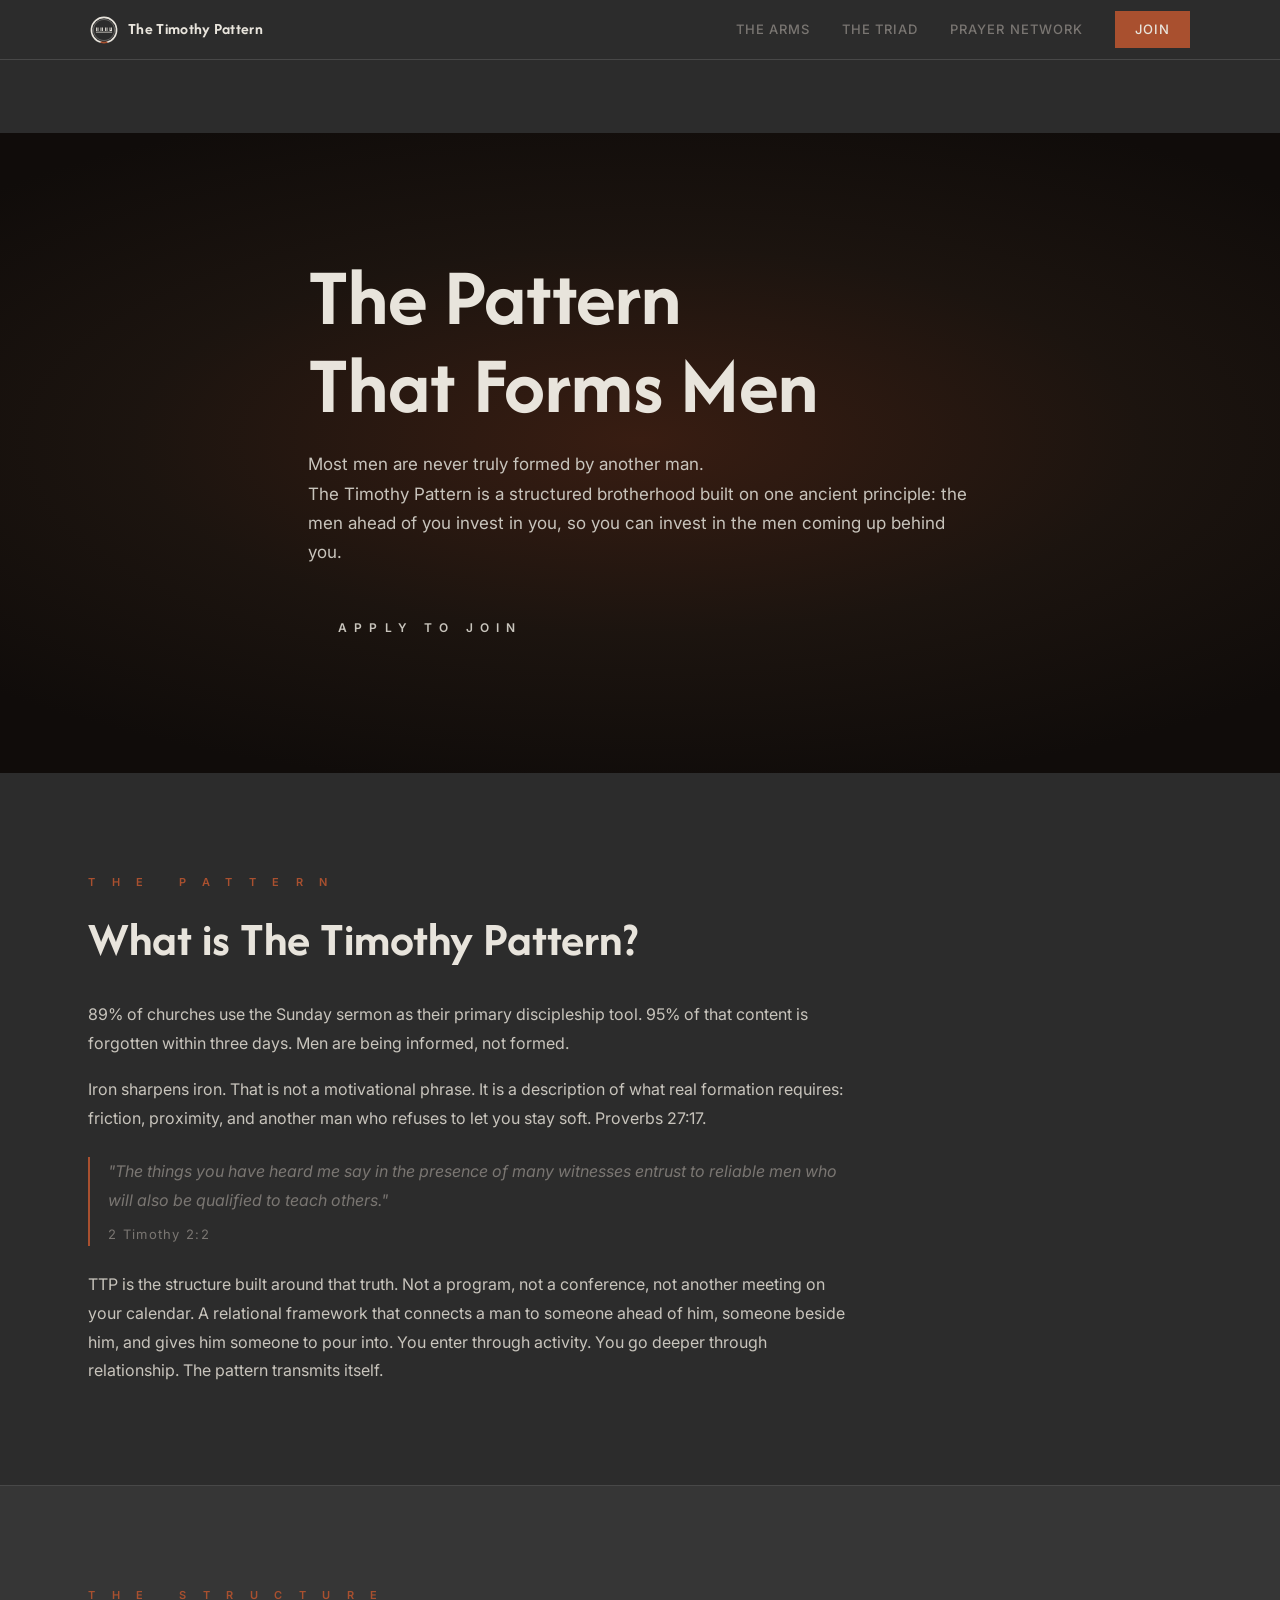
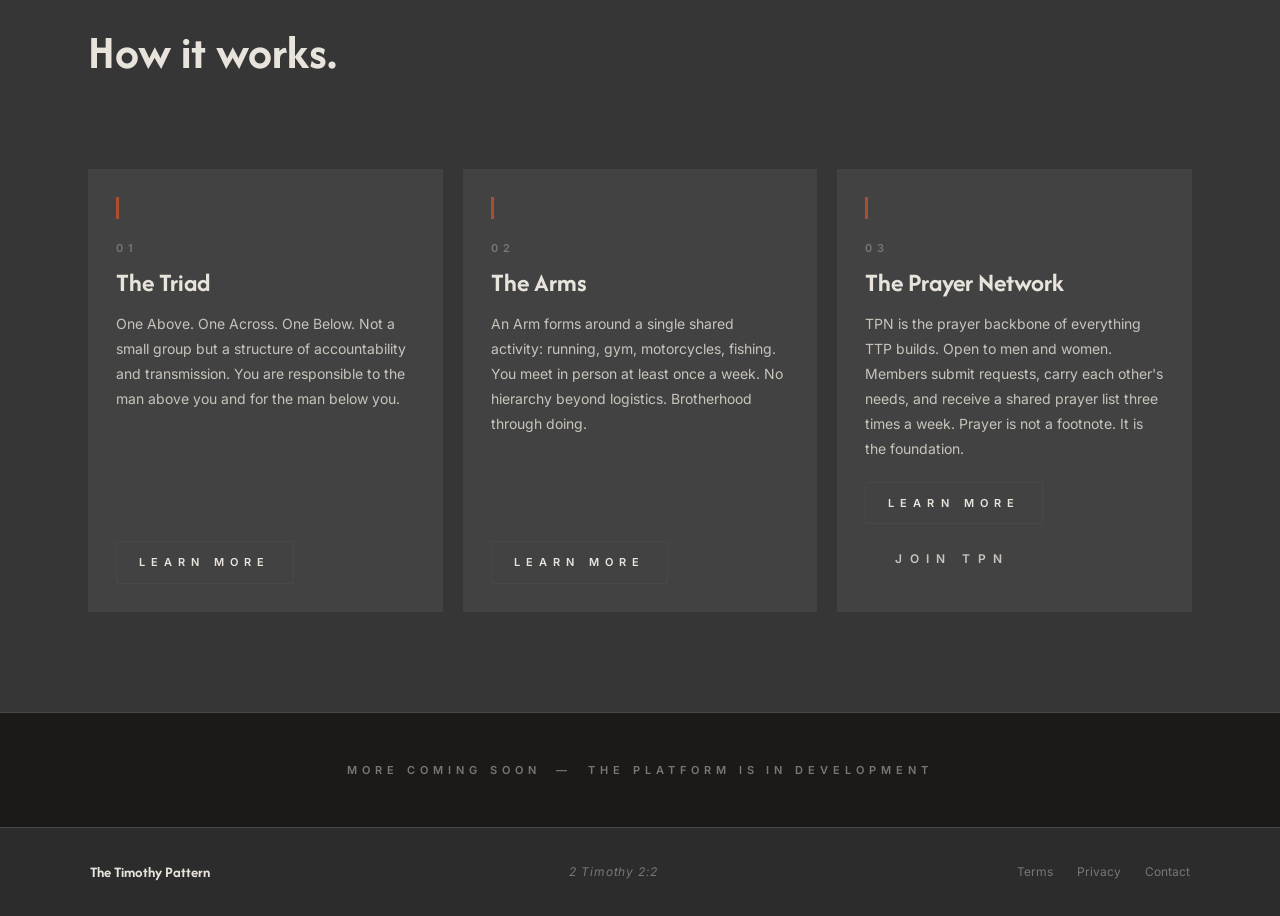
<file: index.html>
<!DOCTYPE html>
<html lang="en">
<head>
<meta charset="UTF-8">
  <link rel="icon" type="image/svg+xml" href="/favicon.svg">
  <link rel="icon" type="image/png" sizes="32x32" href="/favicon-32x32-dark.png" media="(prefers-color-scheme: dark)">
  <link rel="icon" type="image/png" sizes="32x32" href="/favicon-32x32-light.png" media="(prefers-color-scheme: light)">
  <meta name="viewport" content="width=device-width, initial-scale=1.0">
<title>The Timothy Pattern</title>
<link rel="stylesheet" href="/css/components.css">
  <link rel="preconnect" href="https://fonts.googleapis.com">
<link rel="preconnect" href="https://fonts.gstatic.com" crossorigin>
<link rel="stylesheet" href="https://fonts.googleapis.com/css2?family=Afacad+Flux:wght@400;700;900&family=Inter:wght@400;500;600&display=swap">
<style>
/* ── TOKENS ── */
:root {
  /* ── var aliases so shared components work on homepage ── */
  --fg: var(--bone);
  --fg-muted: var(--muted);
  --accent: var(--brick);
  --accent-h: #C4663D;
  --fd: 'Afacad Flux', sans-serif;
  --fb: 'Inter', -apple-system, sans-serif;

  --bg:       #2C2C2C;
  --deep:     #1C1A18;
  --card:     #363636;
  --elev:     #424242;
  --bone:     #E8E4DC;
  --brick:    #A9502F;
  --body-c:   #C8C4BC;
  --muted:    #7A7672;
  --border:   #484848;
  color-scheme: dark;
}

*, *::before, *::after { box-sizing: border-box; margin: 0; padding: 0; }

body {
  background: var(--bg);
  color: var(--body-c);
  font-family: 'Inter', system-ui, sans-serif;
  font-size: 15px;
  line-height: 1.65;
  -webkit-font-smoothing: antialiased;
}

a { color: inherit; text-decoration: none; }
img, svg { display: block; }

/* ── LAYOUT ── */
.wrap {
  max-width: 1200px;
  margin: 0 auto;
}
.row {
  padding-left:  48px;
  padding-right: 48px;
}

/* ── BUTTONS ── */
.btn {
  display: inline-block;
  font-family: 'Inter', sans-serif;
  font-size: 11px;
  font-weight: 600;
  letter-spacing: 0.55em;
  text-transform: uppercase;
  padding: 11px 22px;
  cursor: pointer;
  transition: opacity .2s;
}
.btn:hover { opacity: .82; }
.btn--brick,
.btn--brick-lg {
  font-size: 12px;
  letter-spacing: 0.6em;
  padding: 15px 30px;
}
.btn--outline {
  border: 1px solid var(--border);
  color: var(--bone);
}

/* ── NAVBAR ── */
.nav-rule { margin-top: 0; }

/* ── HERO ── */
.hero-spacer { height: 73px; }
.hero-band {
  min-height: 640px;
  display: flex;
  align-items: center;
  justify-content: center;
  background:
    radial-gradient(ellipse 72% 55% at 50% 48%, rgba(60, 30, 18, 0.9) 0%, rgba(28, 20, 15, 0.95) 55%, rgba(16, 12, 10, 1) 100%),
    linear-gradient(180deg, #131110 0%, #1a1512 100%);
}
.hero-inner {
  display: flex;
  flex-direction: column;
  align-items: flex-start;
  text-align: left;
  padding-block: 100px;
  gap: 0;
  max-width: 760px;
}
.hero-eyebrow {
  font-size: 11px;
  font-weight: 600;
  letter-spacing: 1.5em;
  text-transform: uppercase;
  color: var(--brick);
  margin-bottom: 22px;
}
.hero-h1 {
  font-family: 'Afacad Flux', sans-serif;
  font-size: clamp(52px, 8vw, 82px);
  font-weight: 700;
  line-height: 1.07;
  color: var(--bone);
  text-wrap: balance;
  margin-bottom: 22px;
}
.hero-sub {
  font-size: 17px;
  color: var(--body-c);
  line-height: 1.72;
  margin-bottom: 36px;
}

/* ── WHAT IS TTP ── */
.what-band { background: var(--bg); }
.what-inner {
  display: flex;
  flex-direction: column;
  align-items: flex-start;
  text-align: left;
  padding-block: 100px;
  gap: 0;
  max-width: 760px;
}
.section-label {
  font-size: 11px;
  font-weight: 600;
  letter-spacing: 1.5em;
  text-transform: uppercase;
  color: var(--brick);
  margin-bottom: 20px;
}
.section-h2 {
  font-family: 'Afacad Flux', sans-serif;
  font-size: clamp(32px, 5vw, 48px);
  font-weight: 700;
  line-height: 1.18;
  color: var(--bone);
  text-wrap: balance;
  margin-bottom: 32px;
}
.body-block {
  font-size: 16px;
  color: var(--body-c);
  line-height: 1.8;
  width: 100%;
}
.body-block p + p { margin-top: 18px; }
.body-block .scripture {
  font-style: italic;
  color: var(--muted);
  border-left: 2px solid var(--brick);
  padding-left: 18px;
  margin: 24px 0;
}
.body-block .scripture cite {
  display: block;
  font-style: normal;
  font-size: 13px;
  margin-top: 8px;
  letter-spacing: 0.1em;
}

/* ── HOW WE DO IT ── */
.how-band {
  background: var(--card);
  border-top: 1px solid var(--border);
  border-bottom: 1px solid var(--border);
}
.how-inner {
  display: flex;
  flex-direction: column;
  align-items: flex-start;
  text-align: left;
  padding-block: 100px;
  gap: 0;
}
.pillar-grid {
  display: grid;
  grid-template-columns: repeat(3, 1fr);
  gap: 20px;
  width: 100%;
  margin-top: 56px;
  text-align: left;
}
.pillar-card {
  background: var(--elev);
  padding: 28px;
  display: flex;
  flex-direction: column;
  gap: 0;
}
.pillar-accent {
  width: 3px;
  height: 22px;
  background: var(--brick);
  margin-bottom: 20px;
  flex-shrink: 0;
}
.pillar-num {
  font-size: 11px;
  font-weight: 600;
  letter-spacing: 0.45em;
  color: var(--muted);
  margin-bottom: 10px;
}
.pillar-title {
  font-family: 'Afacad Flux', sans-serif;
  font-size: 26px;
  font-weight: 700;
  color: var(--bone);
  line-height: 1.2;
  margin-bottom: 14px;
}
.pillar-body {
  font-size: 14px;
  color: var(--body-c);
  line-height: 1.78;
  flex: 1;
}
.pillar-actions {
  display: flex;
  gap: 10px;
  flex-wrap: wrap;
  margin-top: 20px;
}

/* ── FOOTER ── */

/* ── RESPONSIVE ── */
@media (max-width: 800px) {
  .row {
    padding-left:  20px;
    padding-right: 20px;
  }
  .nav-links .hide-mobile { display: none; }
  .hero-inner { padding-block: 60px; max-width: 100%; }
  .what-inner { padding-block: 60px; max-width: 100%; }
  .how-inner  { padding-block: 60px; }
  .hero-eyebrow { letter-spacing: 0.6em; }
  .hero-sub { font-size: 15px; }
  .pillar-grid { grid-template-columns: 1fr; margin-top: 36px; }
  .pillar-card { padding: 22px; }
  .btn--brick-lg { padding: 14px 24px; font-size: 11px; width: 100%; text-align: center; }
  .footer-inner { flex-direction: column; gap: 24px; }
  .footer-logo { flex-direction: row; }
}
</style>
</head>
<body>

<script src="/js/nav.js"></script>
<!-- HERO -->
<div class="hero-spacer"></div>
<section class="hero-band" id="hero">
  <div class="wrap row hero-inner">
    <h1 class="hero-h1">The Pattern<br>That Forms Men</h1>
    <p class="hero-sub">
      Most men are never truly formed by another man.<br>
      The Timothy Pattern is a structured brotherhood built on one ancient principle: the men ahead of you invest in you, so you can invest in the men coming up behind you.
    </p>
    <a href="https://tally.so/r/laBE15" target="_blank" rel="noopener noreferrer" class="btn btn--brick btn--brick-lg">Apply to Join</a>
  </div>
</section>

<div class="rule"></div>

<!-- WHAT IS TTP -->
<section class="what-band" id="about">
  <div class="wrap row">
    <div class="what-inner">
      <span class="section-label">The Pattern</span>
      <h2 class="section-h2">What is The Timothy Pattern?</h2>
      <div class="body-block">
        <p>89% of churches use the Sunday sermon as their primary discipleship tool. 95% of that content is forgotten within three days. Men are being informed, not formed.</p>
        <p>Iron sharpens iron. That is not a motivational phrase. It is a description of what real formation requires: friction, proximity, and another man who refuses to let you stay soft. Proverbs 27:17.</p>
        <blockquote class="scripture">
          "The things you have heard me say in the presence of many witnesses entrust to reliable men who will also be qualified to teach others."
          <cite>2 Timothy 2:2</cite>
        </blockquote>
        <p>TTP is the structure built around that truth. Not a program, not a conference, not another meeting on your calendar. A relational framework that connects a man to someone ahead of him, someone beside him, and gives him someone to pour into. You enter through activity. You go deeper through relationship. The pattern transmits itself.</p>
      </div>
    </div>
  </div>
</section>

<div class="rule"></div>

<!-- HOW WE DO IT -->
<section class="how-band" id="how">
  <div class="wrap row">
    <div class="how-inner">
      <span class="section-label">The Structure</span>
      <h2 class="section-h2">How it works.</h2>
      <div class="pillar-grid">

        <div class="pillar-card">
          <div class="pillar-accent"></div>
          <span class="pillar-num">01</span>
          <div class="pillar-title">The Triad</div>
          <p class="pillar-body">One Above. One Across. One Below. Not a small group but a structure of accountability and transmission. You are responsible to the man above you and for the man below you.</p>
          <div class="pillar-actions">
            <a href="/triad" class="btn btn--outline">Learn More</a>
          </div>
        </div>

        <div class="pillar-card">
          <div class="pillar-accent"></div>
          <span class="pillar-num">02</span>
          <div class="pillar-title">The Arms</div>
          <p class="pillar-body">An Arm forms around a single shared activity: running, gym, motorcycles, fishing. You meet in person at least once a week. No hierarchy beyond logistics. Brotherhood through doing.</p>
          <div class="pillar-actions">
            <a href="/arms" class="btn btn--outline">Learn More</a>
          </div>
        </div>

        <div class="pillar-card">
          <div class="pillar-accent"></div>
          <span class="pillar-num">03</span>
          <div class="pillar-title">The Prayer Network</div>
          <p class="pillar-body">TPN is the prayer backbone of everything TTP builds. Open to men and women. Members submit requests, carry each other's needs, and receive a shared prayer list three times a week. Prayer is not a footnote. It is the foundation.</p>
          <div class="pillar-actions">
            <a href="/prayer-network" class="btn btn--outline">Learn More</a>
            <a href="https://tally.so/r/perEWE" target="_blank" rel="noopener noreferrer" class="btn btn--brick">Join TPN</a>
          </div>
        </div>

      </div>
    </div>
  </div>
</section>

<div class="rule"></div>

<!-- COMING SOON -->
<section style="background:var(--deep);padding:48px 0;text-align:center;">
  <p style="font-size:11px;font-weight:600;letter-spacing:0.45em;text-transform:uppercase;color:var(--muted);">More coming soon &nbsp;&mdash;&nbsp; The platform is in development</p>
</section>

<div class="rule"></div>

<!-- FOOTER -->
<script src="/js/footer.js"></script>
</body>
</html>
</file>
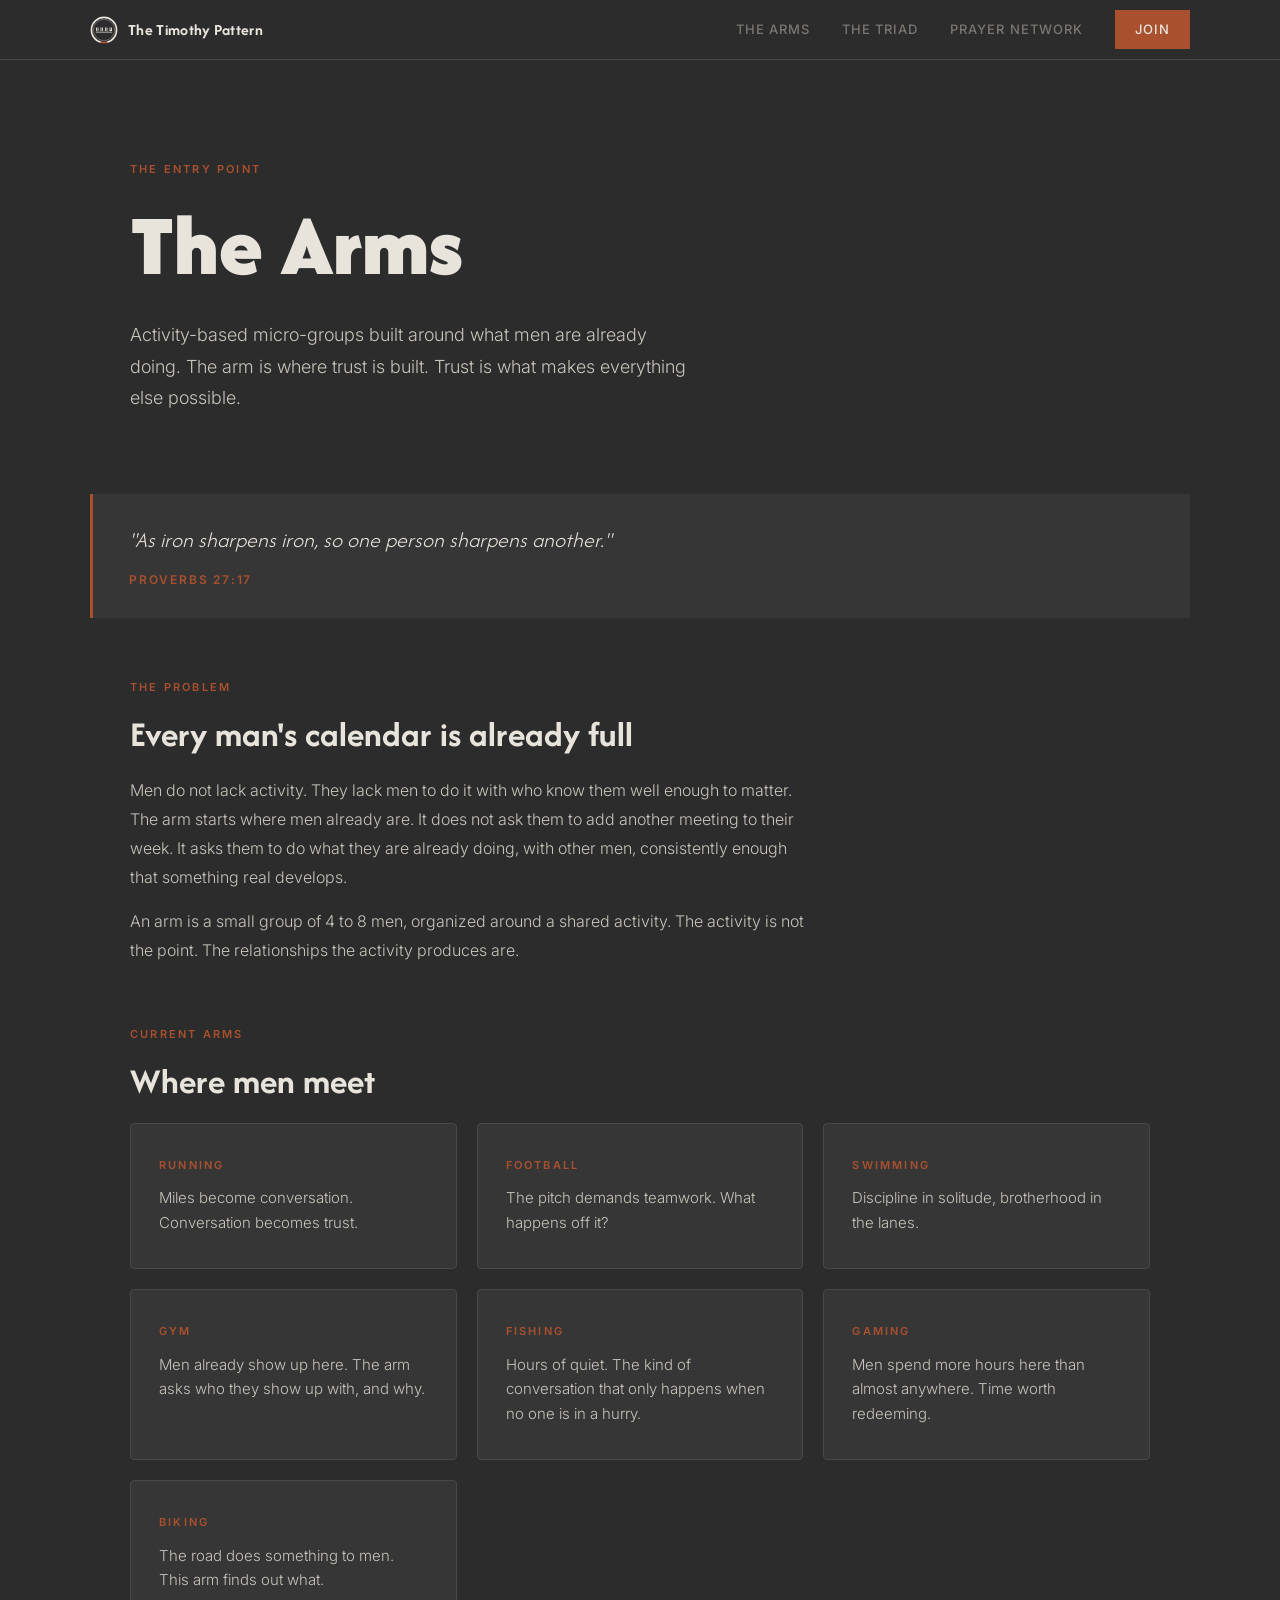
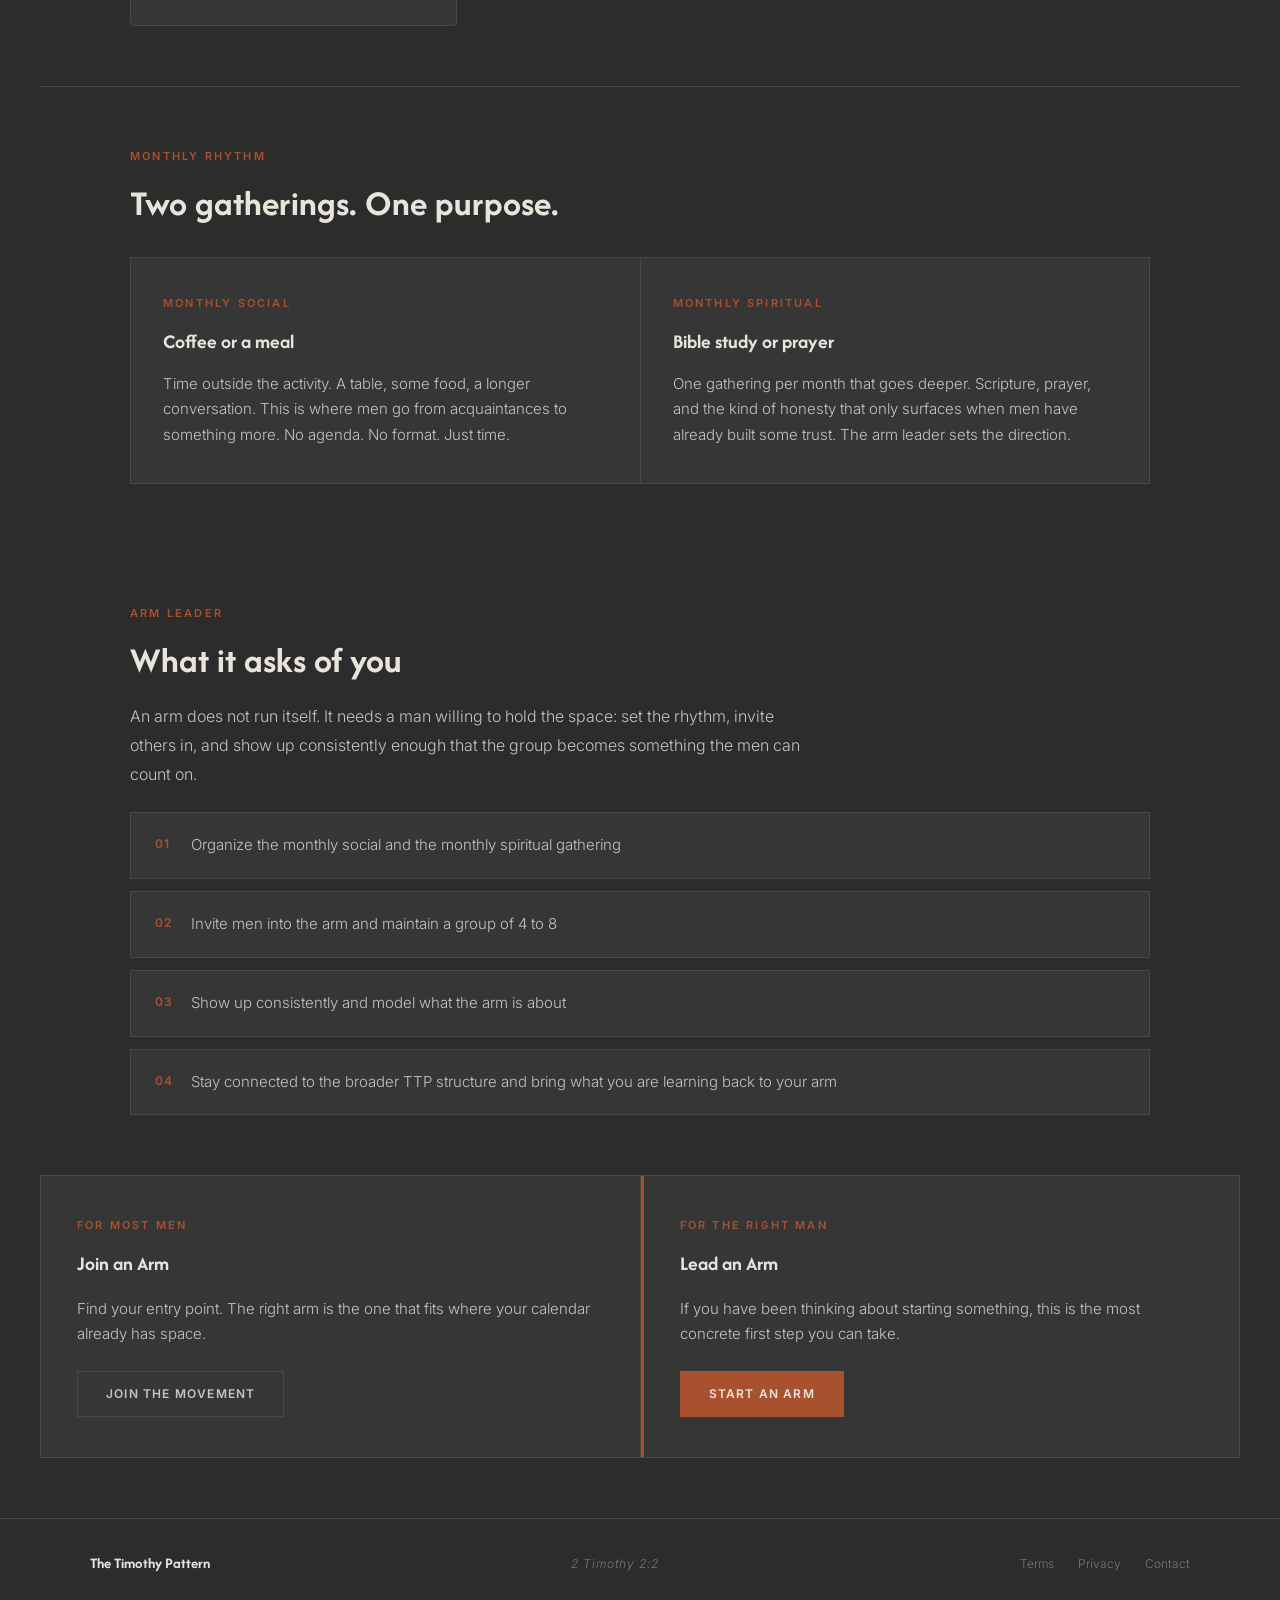
<file: arms/index.html>
<!DOCTYPE html>
<html lang="en">
<head>
<meta charset="UTF-8">
  <link rel="icon" type="image/svg+xml" href="/favicon.svg">
  <link rel="icon" type="image/png" sizes="32x32" href="/favicon-32x32-dark.png" media="(prefers-color-scheme: dark)">
  <link rel="icon" type="image/png" sizes="32x32" href="/favicon-32x32-light.png" media="(prefers-color-scheme: light)">
  <meta name="viewport" content="width=device-width, initial-scale=1.0">
<title>The Arms — The Timothy Pattern</title>
<link rel="stylesheet" href="/css/components.css">
<link rel="preconnect" href="https://fonts.googleapis.com">
<link href="https://fonts.googleapis.com/css2?family=Afacad+Flux:wght@400;700;900&family=Inter:wght@300;400;500;600&display=swap" rel="stylesheet">
<style>
*,*::before,*::after{box-sizing:border-box;margin:0;padding:0}
:root{
  --bg:#2C2C2C;--bg-2:#363636;--fg:#E8E4DC;--fg-2:#C8C4BC;--fg-muted:#7A7672;
  --accent:#A9502F;--accent-h:#C4663D;--border:#484848;
  --fd:'Afacad Flux',sans-serif;--fb:'Inter',-apple-system,sans-serif;
}
body{background:var(--bg);color:var(--fg);font-family:var(--fb);font-weight:300;line-height:1.7;-webkit-font-smoothing:antialiased}
a{color:inherit;text-decoration:none}


.hero{padding:100px 40px 80px;max-width:1100px;margin:0 auto}
.hero-label{font-size:0.6875rem;font-weight:600;letter-spacing:0.2em;text-transform:uppercase;color:var(--accent);margin-bottom:20px}
.hero h1{font-family:var(--fd);font-weight:900;font-size:clamp(3rem,7vw,5.5rem);line-height:1.05;margin-bottom:28px}
.hero-sub{font-size:1.125rem;font-weight:300;color:var(--fg-2);max-width:560px;line-height:1.75}

section{padding:60px 40px;max-width:1100px;margin:0 auto}
.section-label{font-size:0.6875rem;font-weight:600;letter-spacing:0.2em;text-transform:uppercase;color:var(--accent);margin-bottom:16px}
.section-title{font-family:var(--fd);font-weight:700;font-size:clamp(1.75rem,3vw,2.25rem);margin-bottom:20px;line-height:1.2}
.section-body{color:var(--fg-2);font-size:1rem;line-height:1.8;max-width:680px}
.section-body p{margin-bottom:1rem}
.section-body p:last-child{margin-bottom:0}

.verse-wrap{padding:0 40px;max-width:1180px;margin:0 auto}
.verse{background:var(--bg-2);border-left:3px solid var(--accent);padding:28px 36px}
.verse-text{font-family:var(--fd);font-style:italic;font-size:clamp(1.1rem,2vw,1.375rem);line-height:1.65;margin-bottom:12px}
.verse-ref{font-size:0.75rem;font-weight:600;letter-spacing:0.15em;text-transform:uppercase;color:var(--accent)}

.arms-grid{display:grid;grid-template-columns:repeat(auto-fill,minmax(260px,1fr));gap:20px}
.arm-card{background:var(--bg-2);padding:32px 28px;border:1px solid var(--border);border-radius:4px}
.arm-name{font-size:0.6875rem;font-weight:600;letter-spacing:0.2em;text-transform:uppercase;color:var(--accent);margin-bottom:12px}
.arm-line{font-size:0.9375rem;color:var(--fg-2);line-height:1.65}

hr{border:none;border-top:1px solid var(--border);margin:0 40px}

.rhythm-grid{display:grid;grid-template-columns:1fr 1fr;gap:1px;background:var(--border);border:1px solid var(--border);margin-top:32px}
.rhythm-card{background:var(--bg-2);padding:36px 32px}
.rhythm-label{font-size:0.6875rem;font-weight:600;letter-spacing:0.2em;text-transform:uppercase;color:var(--accent);margin-bottom:12px}
.rhythm-title{font-family:var(--fd);font-weight:700;font-size:1.25rem;margin-bottom:12px}
.rhythm-body{font-size:0.9375rem;color:var(--fg-2);line-height:1.7}

.ask-list{list-style:none;display:flex;flex-direction:column;gap:12px;margin-top:24px}
.ask-item{display:flex;align-items:flex-start;gap:16px;padding:20px 24px;border:1px solid var(--border);background:var(--bg-2)}
.ask-num{font-size:0.75rem;font-weight:600;letter-spacing:0.1em;color:var(--accent);flex-shrink:0;padding-top:1px;min-width:20px}
.ask-text{font-size:0.9375rem;color:var(--fg-2);line-height:1.65}

.cta-dual{display:grid;grid-template-columns:1fr 1fr;gap:1px;background:var(--border);border:1px solid var(--border);margin:0 40px 60px}
.cta-panel{background:var(--bg-2);padding:40px 36px}
.cta-panel.featured{border-left:3px solid var(--accent)}
.cta-role{font-size:0.6875rem;font-weight:600;letter-spacing:0.2em;text-transform:uppercase;color:var(--accent);margin-bottom:12px}
.cta-heading{font-family:var(--fd);font-weight:700;font-size:1.25rem;margin-bottom:16px}
.cta-desc{font-size:0.9375rem;color:var(--fg-2);line-height:1.65;margin-bottom:24px}
.btn{padding:12px 28px;font-size:0.75rem;font-weight:600;letter-spacing:0.1em;text-transform:uppercase;display:inline-block;border:1px solid var(--border);color:var(--fg-2);transition:all 0.2s}
.btn:hover{border-color:var(--fg-2);color:var(--fg)}
.btn-primary{background:var(--accent);border-color:var(--accent);color:var(--fg)}
.btn-primary:hover{background:var(--accent-h);border-color:var(--accent-h)}


@media(max-width:768px){
  nav{padding:0 20px}.nav-links{display:none}
  .hero,.verse-wrap,section,hr{padding-left:20px;padding-right:20px}
  .hero{padding-top:60px;padding-bottom:50px}
  .rhythm-grid{grid-template-columns:1fr}
  .cta-dual{grid-template-columns:1fr;margin:0 20px 40px}
  footer{padding:24px 20px}
}


</style>
<script src="/js/nav.js"></script>
</head>
<body>

<div class="hero">
  <div class="hero-label">The Entry Point</div>
  <h1>The Arms</h1>
  <p class="hero-sub">Activity-based micro-groups built around what men are already doing. The arm is where trust is built. Trust is what makes everything else possible.</p>
</div>

<div class="verse-wrap">
  <div class="verse">
    <div class="verse-text">"As iron sharpens iron, so one person sharpens another."</div>
    <div class="verse-ref">Proverbs 27:17</div>
  </div>
</div>

<section>
  <div class="section-label">The Problem</div>
  <div class="section-title">Every man's calendar is already full</div>
  <div class="section-body">
    <p>Men do not lack activity. They lack men to do it with who know them well enough to matter. The arm starts where men already are. It does not ask them to add another meeting to their week. It asks them to do what they are already doing, with other men, consistently enough that something real develops.</p>
    <p>An arm is a small group of 4 to 8 men, organized around a shared activity. The activity is not the point. The relationships the activity produces are.</p>
  </div>
</section>

<section style="padding-top:0">
  <div class="section-label">Current Arms</div>
  <div class="section-title">Where men meet</div>
  <div class="arms-grid">
    <div class="arm-card">
      <div class="arm-name">Running</div>
      <div class="arm-line">Miles become conversation. Conversation becomes trust.</div>
    </div>
    <div class="arm-card">
      <div class="arm-name">Football</div>
      <div class="arm-line">The pitch demands teamwork. What happens off it?</div>
    </div>
    <div class="arm-card">
      <div class="arm-name">Swimming</div>
      <div class="arm-line">Discipline in solitude, brotherhood in the lanes.</div>
    </div>
    <div class="arm-card">
      <div class="arm-name">Gym</div>
      <div class="arm-line">Men already show up here. The arm asks who they show up with, and why.</div>
    </div>
    <div class="arm-card">
      <div class="arm-name">Fishing</div>
      <div class="arm-line">Hours of quiet. The kind of conversation that only happens when no one is in a hurry.</div>
    </div>
    <div class="arm-card">
      <div class="arm-name">Gaming</div>
      <div class="arm-line">Men spend more hours here than almost anywhere. Time worth redeeming.</div>
    </div>
    <div class="arm-card">
      <div class="arm-name">Biking</div>
      <div class="arm-line">The road does something to men. This arm finds out what.</div>
    </div>
  </div>
</section>

<hr>

<section>
  <div class="section-label">Monthly Rhythm</div>
  <div class="section-title">Two gatherings. One purpose.</div>
  <div class="rhythm-grid">
    <div class="rhythm-card">
      <div class="rhythm-label">Monthly Social</div>
      <div class="rhythm-title">Coffee or a meal</div>
      <div class="rhythm-body">Time outside the activity. A table, some food, a longer conversation. This is where men go from acquaintances to something more. No agenda. No format. Just time.</div>
    </div>
    <div class="rhythm-card">
      <div class="rhythm-label">Monthly Spiritual</div>
      <div class="rhythm-title">Bible study or prayer</div>
      <div class="rhythm-body">One gathering per month that goes deeper. Scripture, prayer, and the kind of honesty that only surfaces when men have already built some trust. The arm leader sets the direction.</div>
    </div>
  </div>
</section>

<section>
  <div class="section-label">Arm Leader</div>
  <div class="section-title">What it asks of you</div>
  <div class="section-body">
    <p>An arm does not run itself. It needs a man willing to hold the space: set the rhythm, invite others in, and show up consistently enough that the group becomes something the men can count on.</p>
  </div>
  <ul class="ask-list">
    <li class="ask-item"><span class="ask-num">01</span><span class="ask-text">Organize the monthly social and the monthly spiritual gathering</span></li>
    <li class="ask-item"><span class="ask-num">02</span><span class="ask-text">Invite men into the arm and maintain a group of 4 to 8</span></li>
    <li class="ask-item"><span class="ask-num">03</span><span class="ask-text">Show up consistently and model what the arm is about</span></li>
    <li class="ask-item"><span class="ask-num">04</span><span class="ask-text">Stay connected to the broader TTP structure and bring what you are learning back to your arm</span></li>
  </ul>
</section>

<div class="cta-dual">
  <div class="cta-panel">
    <div class="cta-role">For Most Men</div>
    <div class="cta-heading">Join an Arm</div>
    <div class="cta-desc">Find your entry point. The right arm is the one that fits where your calendar already has space.</div>
    <a href="https://tally.so/r/laBE15" target="_blank" rel="noopener noreferrer" class="btn">Join the Movement</a>
  </div>
  <div class="cta-panel featured">
    <div class="cta-role">For the Right Man</div>
    <div class="cta-heading">Lead an Arm</div>
    <div class="cta-desc">If you have been thinking about starting something, this is the most concrete first step you can take.</div>
    <a href="https://tally.so/r/laBE15" target="_blank" rel="noopener noreferrer" class="btn btn-primary">Start an Arm</a>
  </div>
</div>

<script src="/js/footer.js"></script>
</body>
</html>
</file>
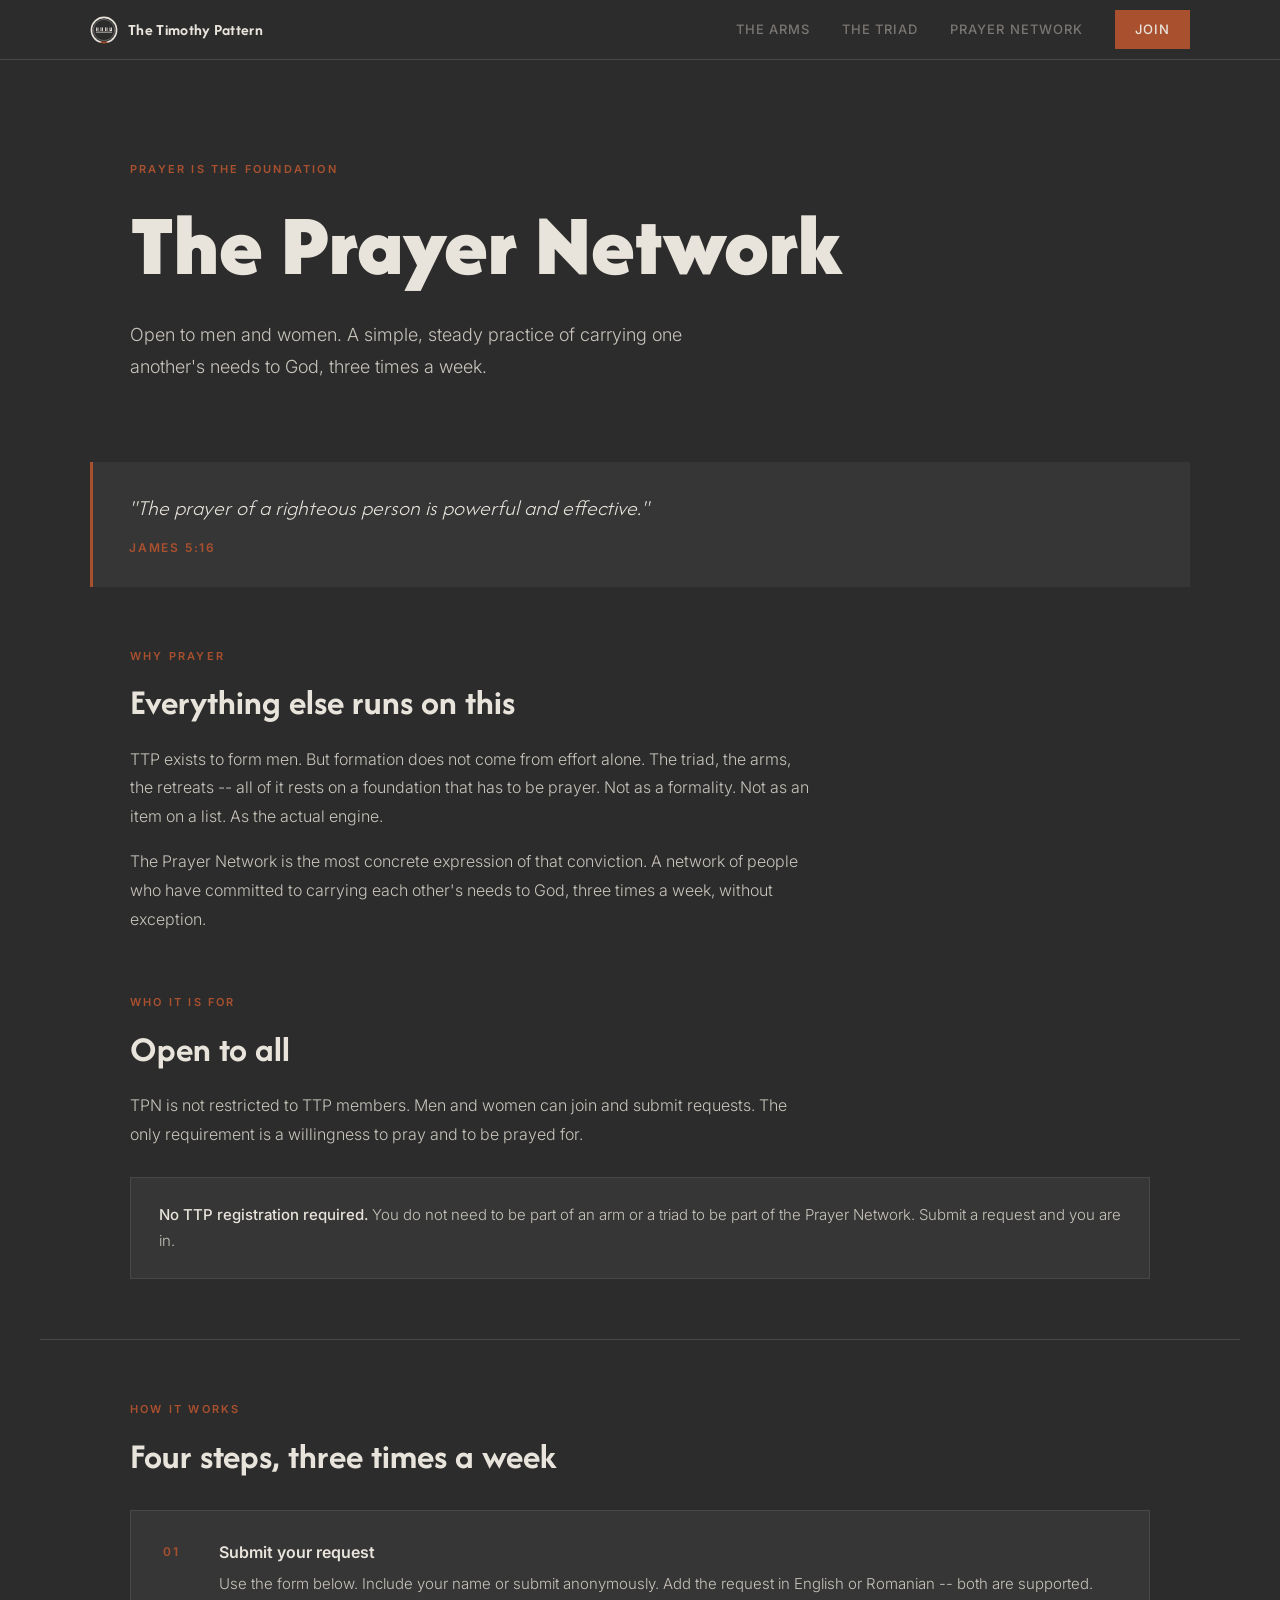
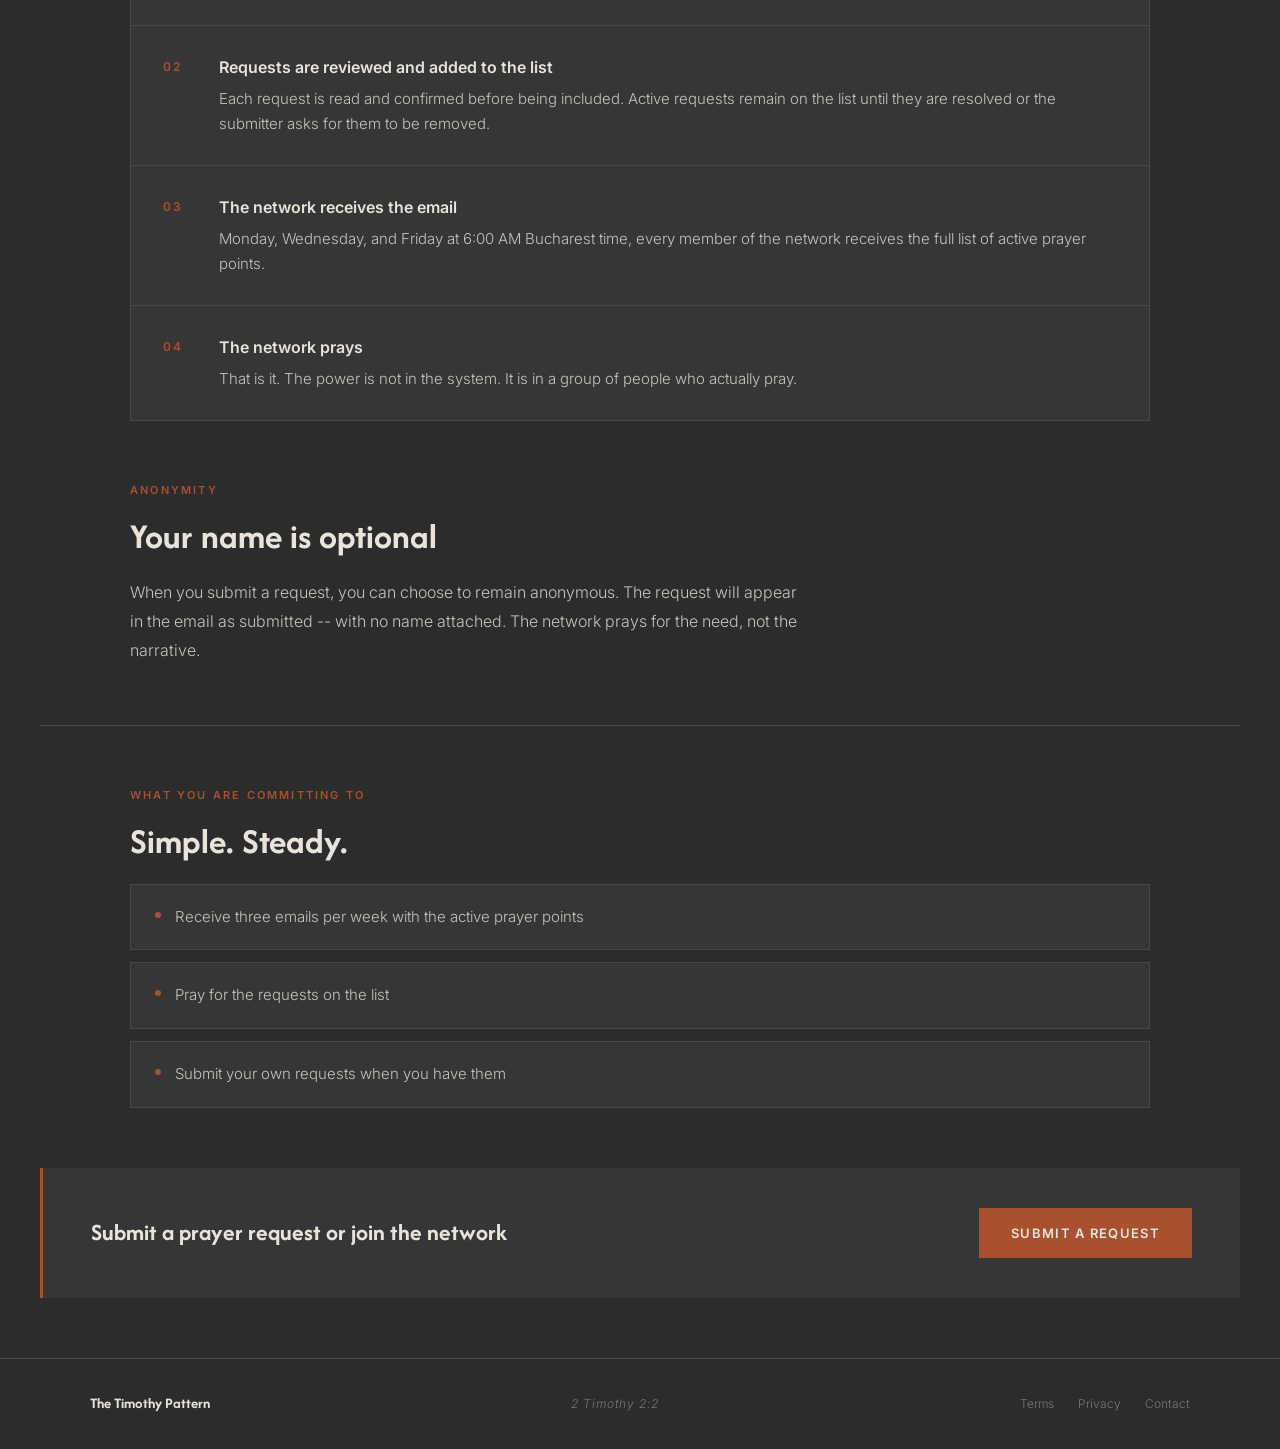
<file: prayer-network/index.html>
<!DOCTYPE html>
<html lang="en">
<head>
<meta charset="UTF-8">
  <link rel="icon" type="image/svg+xml" href="/favicon.svg">
  <link rel="icon" type="image/png" sizes="32x32" href="/favicon-32x32-dark.png" media="(prefers-color-scheme: dark)">
  <link rel="icon" type="image/png" sizes="32x32" href="/favicon-32x32-light.png" media="(prefers-color-scheme: light)">
  <meta name="viewport" content="width=device-width, initial-scale=1.0">
<title>The Prayer Network — The Timothy Pattern</title>
<link rel="stylesheet" href="/css/components.css">
<link rel="preconnect" href="https://fonts.googleapis.com">
<link href="https://fonts.googleapis.com/css2?family=Afacad+Flux:wght@400;700;900&family=Inter:wght@300;400;500;600&display=swap" rel="stylesheet">
<style>
*,*::before,*::after{box-sizing:border-box;margin:0;padding:0}
:root{
  --bg:#2C2C2C;--bg-2:#363636;--fg:#E8E4DC;--fg-2:#C8C4BC;--fg-muted:#7A7672;
  --accent:#A9502F;--accent-h:#C4663D;--border:#484848;
  --fd:'Afacad Flux',sans-serif;--fb:'Inter',-apple-system,sans-serif;
}
body{background:var(--bg);color:var(--fg);font-family:var(--fb);font-weight:300;line-height:1.7;-webkit-font-smoothing:antialiased}
a{color:inherit;text-decoration:none}


.hero{padding:100px 40px 80px;max-width:1100px;margin:0 auto}
.hero-label{font-size:0.6875rem;font-weight:600;letter-spacing:0.2em;text-transform:uppercase;color:var(--accent);margin-bottom:20px}
.hero h1{font-family:var(--fd);font-weight:900;font-size:clamp(3rem,7vw,5.5rem);line-height:1.05;margin-bottom:28px}
.hero-sub{font-size:1.125rem;font-weight:300;color:var(--fg-2);max-width:600px;line-height:1.75}

section{padding:60px 40px;max-width:1100px;margin:0 auto}
.section-label{font-size:0.6875rem;font-weight:600;letter-spacing:0.2em;text-transform:uppercase;color:var(--accent);margin-bottom:16px}
.section-title{font-family:var(--fd);font-weight:700;font-size:clamp(1.75rem,3vw,2.25rem);margin-bottom:20px;line-height:1.2}
.section-body{color:var(--fg-2);font-size:1rem;line-height:1.8;max-width:680px}
.section-body p{margin-bottom:1rem}
.section-body p:last-child{margin-bottom:0}

.verse-wrap{padding:0 40px;max-width:1180px;margin:0 auto}
.verse{background:var(--bg-2);border-left:3px solid var(--accent);padding:28px 36px}
.verse-text{font-family:var(--fd);font-style:italic;font-size:clamp(1.1rem,2vw,1.375rem);line-height:1.65;margin-bottom:12px}
.verse-ref{font-size:0.75rem;font-weight:600;letter-spacing:0.15em;text-transform:uppercase;color:var(--accent)}

hr{border:none;border-top:1px solid var(--border);margin:0 40px}

.steps{display:flex;flex-direction:column;gap:1px;background:var(--border);border:1px solid var(--border);margin-top:32px}
.step{background:var(--bg-2);padding:28px 32px;display:flex;align-items:flex-start;gap:28px}
.step-num{font-size:0.75rem;font-weight:600;letter-spacing:0.15em;color:var(--accent);flex-shrink:0;padding-top:3px;min-width:28px}
.step-title{font-size:1rem;font-weight:600;color:var(--fg);margin-bottom:6px}
.step-desc{font-size:0.9375rem;color:var(--fg-2);line-height:1.65}

.open-note{background:var(--bg-2);border:1px solid var(--border);padding:24px 28px;margin-top:28px}
.open-note p{font-size:0.9375rem;color:var(--fg-2);line-height:1.75}
.open-note strong{color:var(--fg);font-weight:500}

.commit-list{list-style:none;display:flex;flex-direction:column;gap:12px;margin-top:12px}
.commit-item{display:flex;align-items:flex-start;gap:14px;padding:20px 24px;border:1px solid var(--border);background:var(--bg-2)}
.commit-dot{width:6px;height:6px;background:var(--accent);border-radius:50%;flex-shrink:0;margin-top:7px}
.commit-text{font-size:0.9375rem;color:var(--fg-2);line-height:1.65}

.cta-box{background:var(--bg-2);border-left:3px solid var(--accent);padding:40px 48px;display:flex;align-items:center;justify-content:space-between;gap:40px;flex-wrap:wrap;margin:0 40px 60px}
.cta-text{font-family:var(--fd);font-weight:700;font-size:1.5rem;line-height:1.3}
.btn-primary{background:var(--accent);color:var(--fg);padding:14px 32px;font-size:0.8125rem;font-weight:600;letter-spacing:0.1em;text-transform:uppercase;display:inline-block;white-space:nowrap;transition:background 0.2s}
.btn-primary:hover{background:var(--accent-h)}


@media(max-width:768px){
  nav{padding:0 20px}.nav-links{display:none}
  .hero,.verse-wrap,section,hr,.cta-box{padding-left:20px;padding-right:20px}
  .hero{padding-top:60px;padding-bottom:50px}
  .cta-box{flex-direction:column;align-items:flex-start;margin:0 20px 40px}
  footer{padding:24px 20px}
}


</style>
<script src="/js/nav.js"></script>
</head>
<body>

<div class="hero">
  <div class="hero-label">Prayer Is the Foundation</div>
  <h1>The Prayer Network</h1>
  <p class="hero-sub">Open to men and women. A simple, steady practice of carrying one another's needs to God, three times a week.</p>
</div>

<div class="verse-wrap">
  <div class="verse">
    <div class="verse-text">"The prayer of a righteous person is powerful and effective."</div>
    <div class="verse-ref">James 5:16</div>
  </div>
</div>

<section>
  <div class="section-label">Why Prayer</div>
  <div class="section-title">Everything else runs on this</div>
  <div class="section-body">
    <p>TTP exists to form men. But formation does not come from effort alone. The triad, the arms, the retreats -- all of it rests on a foundation that has to be prayer. Not as a formality. Not as an item on a list. As the actual engine.</p>
    <p>The Prayer Network is the most concrete expression of that conviction. A network of people who have committed to carrying each other's needs to God, three times a week, without exception.</p>
  </div>
</section>

<section style="padding-top:0">
  <div class="section-label">Who It Is For</div>
  <div class="section-title">Open to all</div>
  <div class="section-body">
    <p>TPN is not restricted to TTP members. Men and women can join and submit requests. The only requirement is a willingness to pray and to be prayed for.</p>
  </div>
  <div class="open-note">
    <p><strong>No TTP registration required.</strong> You do not need to be part of an arm or a triad to be part of the Prayer Network. Submit a request and you are in.</p>
  </div>
</section>

<hr>

<section>
  <div class="section-label">How It Works</div>
  <div class="section-title">Four steps, three times a week</div>
  <div class="steps">
    <div class="step">
      <div class="step-num">01</div>
      <div>
        <div class="step-title">Submit your request</div>
        <div class="step-desc">Use the form below. Include your name or submit anonymously. Add the request in English or Romanian -- both are supported.</div>
      </div>
    </div>
    <div class="step">
      <div class="step-num">02</div>
      <div>
        <div class="step-title">Requests are reviewed and added to the list</div>
        <div class="step-desc">Each request is read and confirmed before being included. Active requests remain on the list until they are resolved or the submitter asks for them to be removed.</div>
      </div>
    </div>
    <div class="step">
      <div class="step-num">03</div>
      <div>
        <div class="step-title">The network receives the email</div>
        <div class="step-desc">Monday, Wednesday, and Friday at 6:00 AM Bucharest time, every member of the network receives the full list of active prayer points.</div>
      </div>
    </div>
    <div class="step">
      <div class="step-num">04</div>
      <div>
        <div class="step-title">The network prays</div>
        <div class="step-desc">That is it. The power is not in the system. It is in a group of people who actually pray.</div>
      </div>
    </div>
  </div>
</section>

<section style="padding-top:0">
  <div class="section-label">Anonymity</div>
  <div class="section-title">Your name is optional</div>
  <div class="section-body">
    <p>When you submit a request, you can choose to remain anonymous. The request will appear in the email as submitted -- with no name attached. The network prays for the need, not the narrative.</p>
  </div>
</section>

<hr>

<section>
  <div class="section-label">What You Are Committing To</div>
  <div class="section-title">Simple. Steady.</div>
  <ul class="commit-list">
    <li class="commit-item"><span class="commit-dot"></span><span class="commit-text">Receive three emails per week with the active prayer points</span></li>
    <li class="commit-item"><span class="commit-dot"></span><span class="commit-text">Pray for the requests on the list</span></li>
    <li class="commit-item"><span class="commit-dot"></span><span class="commit-text">Submit your own requests when you have them</span></li>
  </ul>
</section>

<div class="cta-box">
  <div class="cta-text">Submit a prayer request or join the network</div>
  <a href="https://tally.so/r/perEWE" target="_blank" rel="noopener noreferrer" class="btn-primary">Submit a Request</a>
</div>

<script src="/js/footer.js"></script>
</body>
</html>
</file>
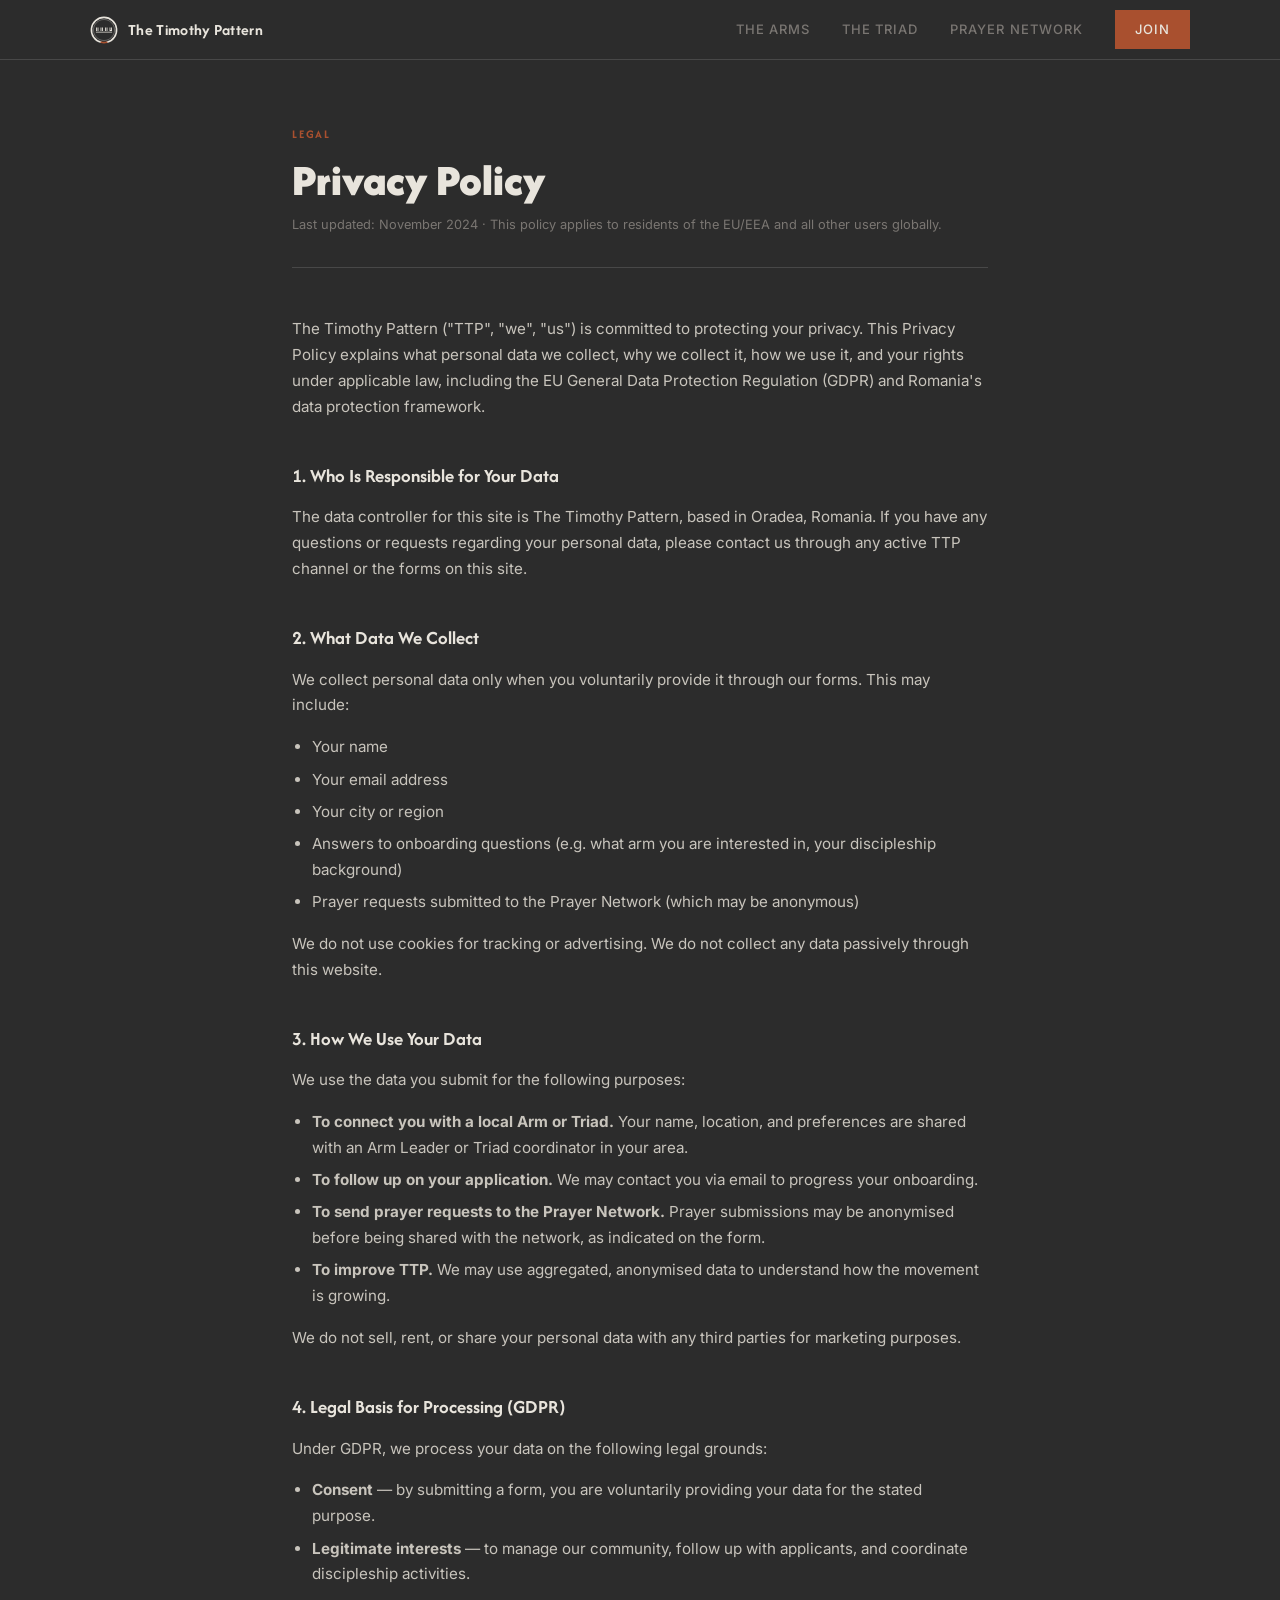
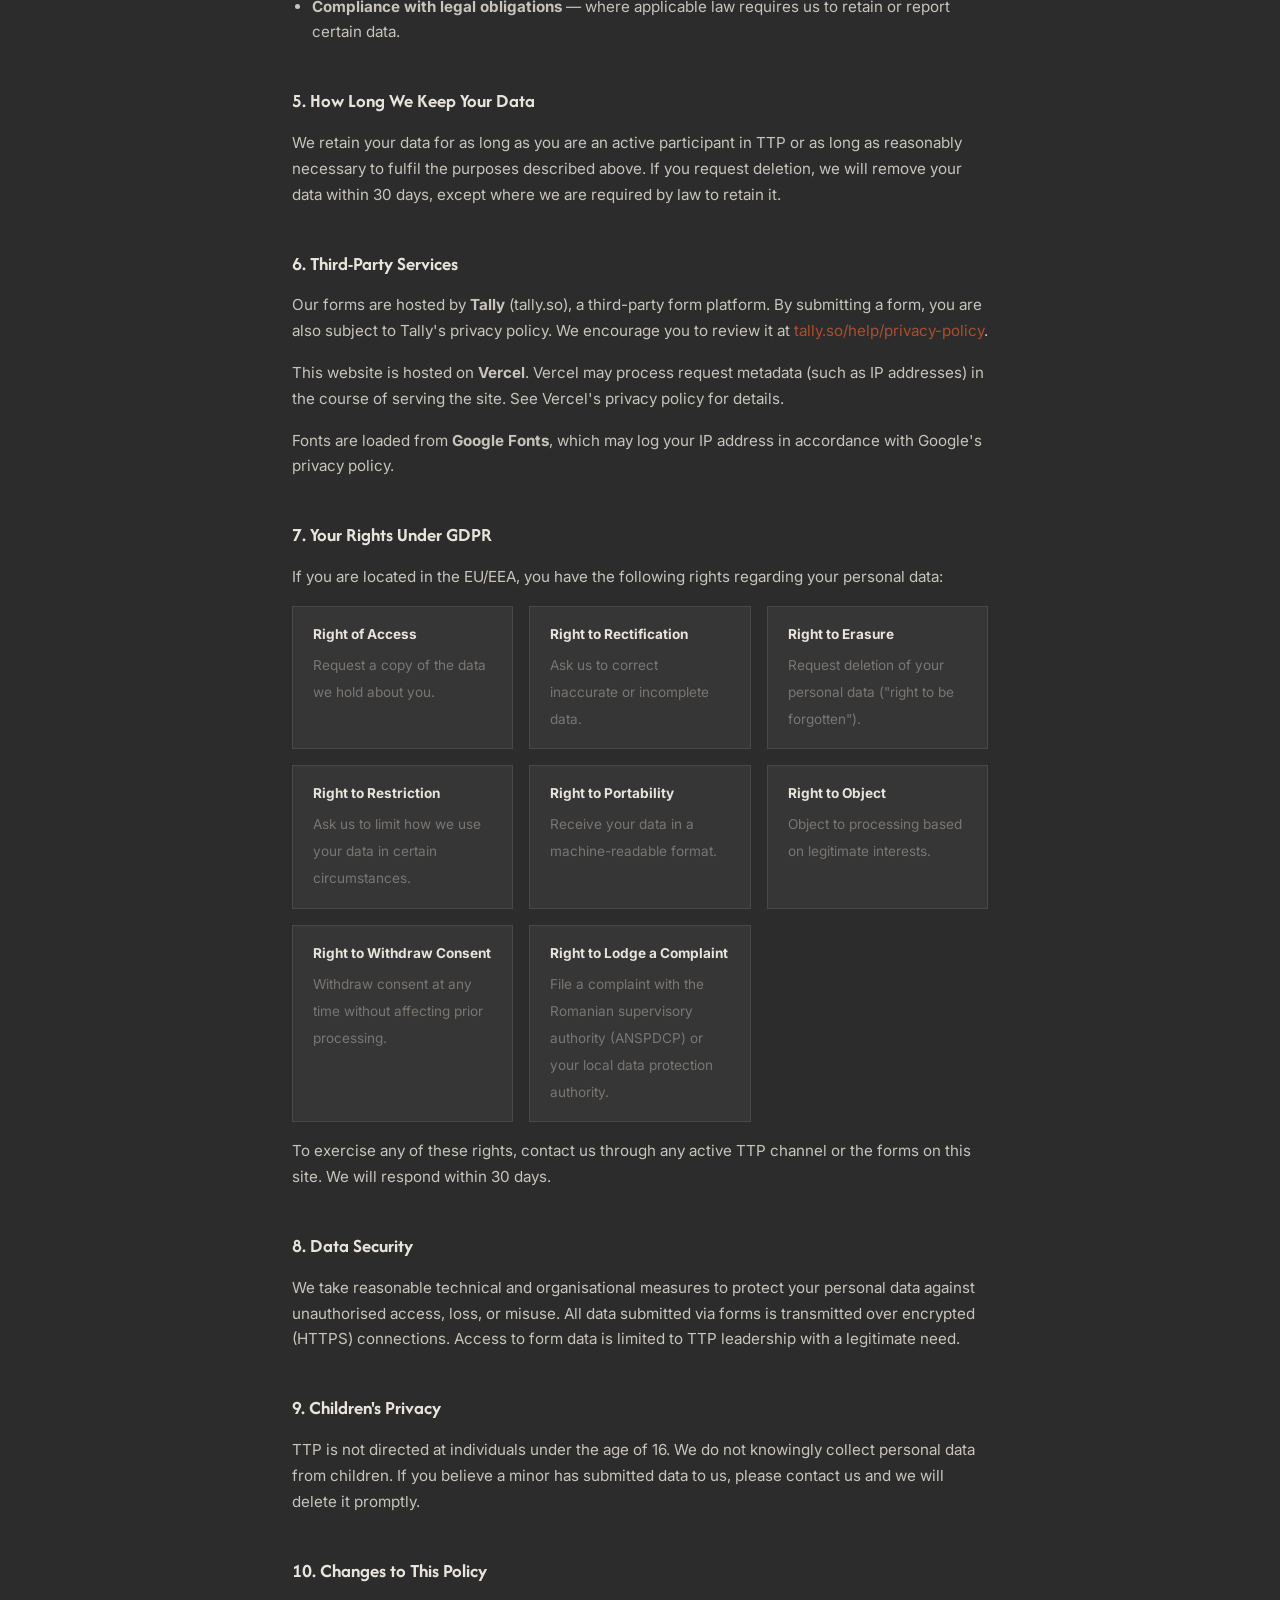
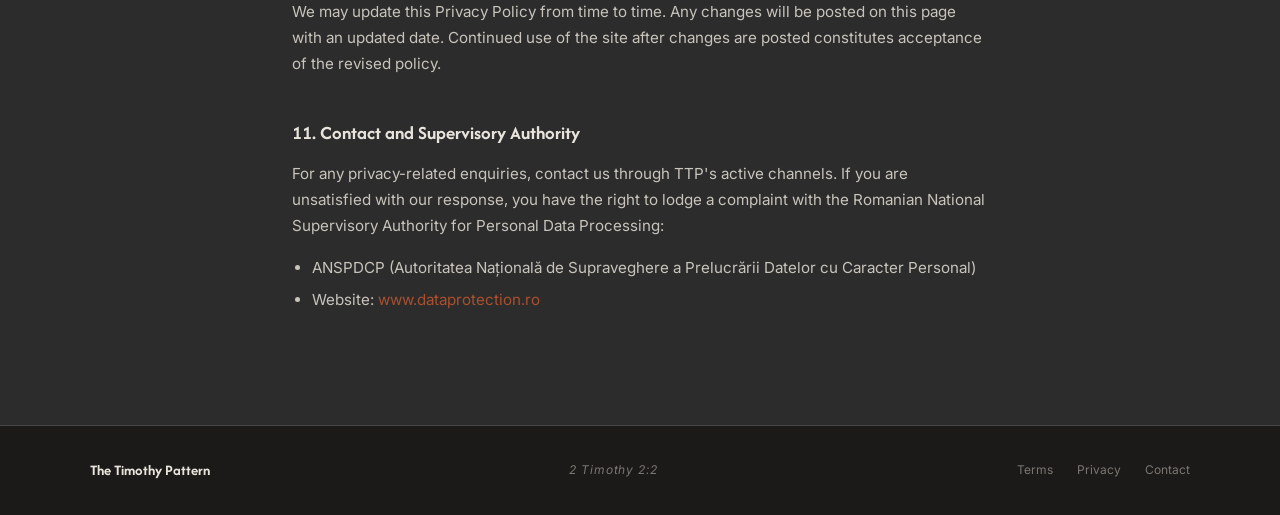
<file: privacy/index.html>
<!DOCTYPE html>
<html lang="en">
<head>
  <meta charset="UTF-8">
    <link rel="icon" type="image/svg+xml" href="/favicon.svg">
  <link rel="icon" type="image/png" sizes="32x32" href="/favicon-32x32-dark.png" media="(prefers-color-scheme: dark)">
  <link rel="icon" type="image/png" sizes="32x32" href="/favicon-32x32-light.png" media="(prefers-color-scheme: light)">
  <meta name="viewport" content="width=device-width, initial-scale=1.0">
  <title>Privacy Policy — The Timothy Pattern</title>
  <link rel="stylesheet" href="/css/components.css">
<link rel="preconnect" href="https://fonts.googleapis.com">
  <link rel="preconnect" href="https://fonts.gstatic.com" crossorigin>
  <link rel="stylesheet" href="https://fonts.googleapis.com/css2?family=Afacad+Flux:wght@400;700;900&family=Inter:wght@300;400;500;600&display=swap">
  <style>
    :root {
      --bg: #2C2C2C;
      --card: #363636;
      --elev: #424242;
      --deep: #1C1A18;
      --bone: #E8E4DC;
      --brick: #A9502F;
      --brick-h: #C4663D;
      --body-c: #C8C4BC;
      --muted: #7A7672;
      --border: #484848;
      --fd: 'Afacad Flux', sans-serif;
      --fb: 'Inter', -apple-system, sans-serif;
      --fg: var(--bone);
      --fg-muted: var(--muted);
      --accent: var(--brick);
      --accent-h: var(--brick-h);
    }
    * { box-sizing: border-box; margin: 0; padding: 0; }
    body { background: var(--bg); color: var(--body-c); font-family: var(--fb); font-weight: 400; line-height: 1.7; }

    nav {
      position: sticky; top: 0; z-index: 100;
      background: var(--deep);
      border-bottom: 1px solid var(--border);
      padding: 0 2rem;
      display: flex; align-items: center; justify-content: space-between;
      height: 60px;
    }
    .nav-logo { display: flex; align-items: center; gap: 10px; text-decoration: none; }
    .nav-logo svg { width: 32px; height: 32px; }
    .nav-logo-text { font-family: var(--fd); font-weight: 900; font-size: 1.1rem; color: var(--bone); letter-spacing: 0.05em; }
    .nav-links { display: flex; align-items: center; gap: 1.5rem; list-style: none; }
    .nav-links a { color: var(--muted); text-decoration: none; font-size: 0.85rem; font-weight: 500; letter-spacing: 0.03em; transition: color 0.2s; }
    .nav-links a:hover { color: var(--bone); }
    .nav-cta {
      background: var(--brick); color: var(--bone) !important;
      padding: 0.4rem 1rem; font-weight: 600 !important; font-size: 0.8rem !important;
      text-transform: uppercase; letter-spacing: 0.08em !important;
    }
    .nav-cta:hover { background: var(--brick-h); }

    .legal-wrap {
      max-width: 760px;
      margin: 0 auto;
      padding: 4rem 2rem 6rem;
    }
    .legal-eyebrow {
      font-family: var(--fd); font-weight: 700; font-size: 0.75rem;
      letter-spacing: 0.15em; text-transform: uppercase;
      color: var(--brick); margin-bottom: 0.75rem;
    }
    h1 {
      font-family: var(--fd); font-weight: 900; font-size: clamp(2rem, 5vw, 2.8rem);
      color: var(--bone); line-height: 1.1; margin-bottom: 0.5rem;
    }
    .last-updated {
      font-size: 0.8rem; color: var(--muted); margin-bottom: 3rem;
      padding-bottom: 2rem; border-bottom: 1px solid var(--border);
    }
    h2 {
      font-family: var(--fd); font-weight: 700; font-size: 1.2rem;
      color: var(--bone); margin-top: 2.5rem; margin-bottom: 0.75rem;
    }
    p { margin-bottom: 1rem; color: var(--body-c); font-size: 0.95rem; }
    ul { padding-left: 1.25rem; margin-bottom: 1rem; }
    ul li { color: var(--body-c); font-size: 0.95rem; margin-bottom: 0.4rem; }
    a { color: var(--brick); text-decoration: none; }
    a:hover { color: var(--brick-h); text-decoration: underline; }
    .rights-grid {
      display: grid; grid-template-columns: repeat(auto-fill, minmax(220px, 1fr));
      gap: 1rem; margin: 1rem 0;
    }
    .rights-item {
      background: var(--card); border: 1px solid var(--border);
      padding: 1rem 1.25rem;
    }
    .rights-item strong { color: var(--bone); font-size: 0.85rem; display: block; margin-bottom: 0.3rem; }
    .rights-item span { font-size: 0.85rem; color: var(--muted); }

    footer {
      background: var(--deep);
      border-top: 1px solid var(--border);
      padding: 2rem;
      text-align: center;
    }
    .footer-links { display: flex; justify-content: center; gap: 2rem; list-style: none; flex-wrap: wrap; }
    .footer-links a { color: var(--muted); text-decoration: none; font-size: 0.8rem; transition: color 0.2s; }
    .footer-links a:hover { color: var(--bone); }
    .footer-copy { margin-top: 1rem; color: var(--muted); font-size: 0.75rem; }
  

</style>
<script src="/js/nav.js"></script>
</head>
<body>

<div class="legal-wrap">
  <p class="legal-eyebrow">Legal</p>
  <h1>Privacy Policy</h1>
  <p class="last-updated">Last updated: November 2024 · This policy applies to residents of the EU/EEA and all other users globally.</p>

  <p>The Timothy Pattern ("TTP", "we", "us") is committed to protecting your privacy. This Privacy Policy explains what personal data we collect, why we collect it, how we use it, and your rights under applicable law, including the EU General Data Protection Regulation (GDPR) and Romania's data protection framework.</p>

  <h2>1. Who Is Responsible for Your Data</h2>
  <p>The data controller for this site is The Timothy Pattern, based in Oradea, Romania. If you have any questions or requests regarding your personal data, please contact us through any active TTP channel or the forms on this site.</p>

  <h2>2. What Data We Collect</h2>
  <p>We collect personal data only when you voluntarily provide it through our forms. This may include:</p>
  <ul>
    <li>Your name</li>
    <li>Your email address</li>
    <li>Your city or region</li>
    <li>Answers to onboarding questions (e.g. what arm you are interested in, your discipleship background)</li>
    <li>Prayer requests submitted to the Prayer Network (which may be anonymous)</li>
  </ul>
  <p>We do not use cookies for tracking or advertising. We do not collect any data passively through this website.</p>

  <h2>3. How We Use Your Data</h2>
  <p>We use the data you submit for the following purposes:</p>
  <ul>
    <li><strong>To connect you with a local Arm or Triad.</strong> Your name, location, and preferences are shared with an Arm Leader or Triad coordinator in your area.</li>
    <li><strong>To follow up on your application.</strong> We may contact you via email to progress your onboarding.</li>
    <li><strong>To send prayer requests to the Prayer Network.</strong> Prayer submissions may be anonymised before being shared with the network, as indicated on the form.</li>
    <li><strong>To improve TTP.</strong> We may use aggregated, anonymised data to understand how the movement is growing.</li>
  </ul>
  <p>We do not sell, rent, or share your personal data with any third parties for marketing purposes.</p>

  <h2>4. Legal Basis for Processing (GDPR)</h2>
  <p>Under GDPR, we process your data on the following legal grounds:</p>
  <ul>
    <li><strong>Consent</strong> — by submitting a form, you are voluntarily providing your data for the stated purpose.</li>
    <li><strong>Legitimate interests</strong> — to manage our community, follow up with applicants, and coordinate discipleship activities.</li>
    <li><strong>Compliance with legal obligations</strong> — where applicable law requires us to retain or report certain data.</li>
  </ul>

  <h2>5. How Long We Keep Your Data</h2>
  <p>We retain your data for as long as you are an active participant in TTP or as long as reasonably necessary to fulfil the purposes described above. If you request deletion, we will remove your data within 30 days, except where we are required by law to retain it.</p>

  <h2>6. Third-Party Services</h2>
  <p>Our forms are hosted by <strong>Tally</strong> (tally.so), a third-party form platform. By submitting a form, you are also subject to Tally's privacy policy. We encourage you to review it at <a href="https://tally.so/help/privacy-policy" target="_blank" rel="noopener noreferrer">tally.so/help/privacy-policy</a>.</p>
  <p>This website is hosted on <strong>Vercel</strong>. Vercel may process request metadata (such as IP addresses) in the course of serving the site. See Vercel's privacy policy for details.</p>
  <p>Fonts are loaded from <strong>Google Fonts</strong>, which may log your IP address in accordance with Google's privacy policy.</p>

  <h2>7. Your Rights Under GDPR</h2>
  <p>If you are located in the EU/EEA, you have the following rights regarding your personal data:</p>
  <div class="rights-grid">
    <div class="rights-item">
      <strong>Right of Access</strong>
      <span>Request a copy of the data we hold about you.</span>
    </div>
    <div class="rights-item">
      <strong>Right to Rectification</strong>
      <span>Ask us to correct inaccurate or incomplete data.</span>
    </div>
    <div class="rights-item">
      <strong>Right to Erasure</strong>
      <span>Request deletion of your personal data ("right to be forgotten").</span>
    </div>
    <div class="rights-item">
      <strong>Right to Restriction</strong>
      <span>Ask us to limit how we use your data in certain circumstances.</span>
    </div>
    <div class="rights-item">
      <strong>Right to Portability</strong>
      <span>Receive your data in a machine-readable format.</span>
    </div>
    <div class="rights-item">
      <strong>Right to Object</strong>
      <span>Object to processing based on legitimate interests.</span>
    </div>
    <div class="rights-item">
      <strong>Right to Withdraw Consent</strong>
      <span>Withdraw consent at any time without affecting prior processing.</span>
    </div>
    <div class="rights-item">
      <strong>Right to Lodge a Complaint</strong>
      <span>File a complaint with the Romanian supervisory authority (ANSPDCP) or your local data protection authority.</span>
    </div>
  </div>
  <p>To exercise any of these rights, contact us through any active TTP channel or the forms on this site. We will respond within 30 days.</p>

  <h2>8. Data Security</h2>
  <p>We take reasonable technical and organisational measures to protect your personal data against unauthorised access, loss, or misuse. All data submitted via forms is transmitted over encrypted (HTTPS) connections. Access to form data is limited to TTP leadership with a legitimate need.</p>

  <h2>9. Children's Privacy</h2>
  <p>TTP is not directed at individuals under the age of 16. We do not knowingly collect personal data from children. If you believe a minor has submitted data to us, please contact us and we will delete it promptly.</p>

  <h2>10. Changes to This Policy</h2>
  <p>We may update this Privacy Policy from time to time. Any changes will be posted on this page with an updated date. Continued use of the site after changes are posted constitutes acceptance of the revised policy.</p>

  <h2>11. Contact and Supervisory Authority</h2>
  <p>For any privacy-related enquiries, contact us through TTP's active channels. If you are unsatisfied with our response, you have the right to lodge a complaint with the Romanian National Supervisory Authority for Personal Data Processing:</p>
  <ul>
    <li>ANSPDCP (Autoritatea Națională de Supraveghere a Prelucrării Datelor cu Caracter Personal)</li>
    <li>Website: <a href="https://www.dataprotection.ro" target="_blank" rel="noopener noreferrer">www.dataprotection.ro</a></li>
  </ul>
</div>

<script src="/js/footer.js"></script>
</body>
</html>
</file>
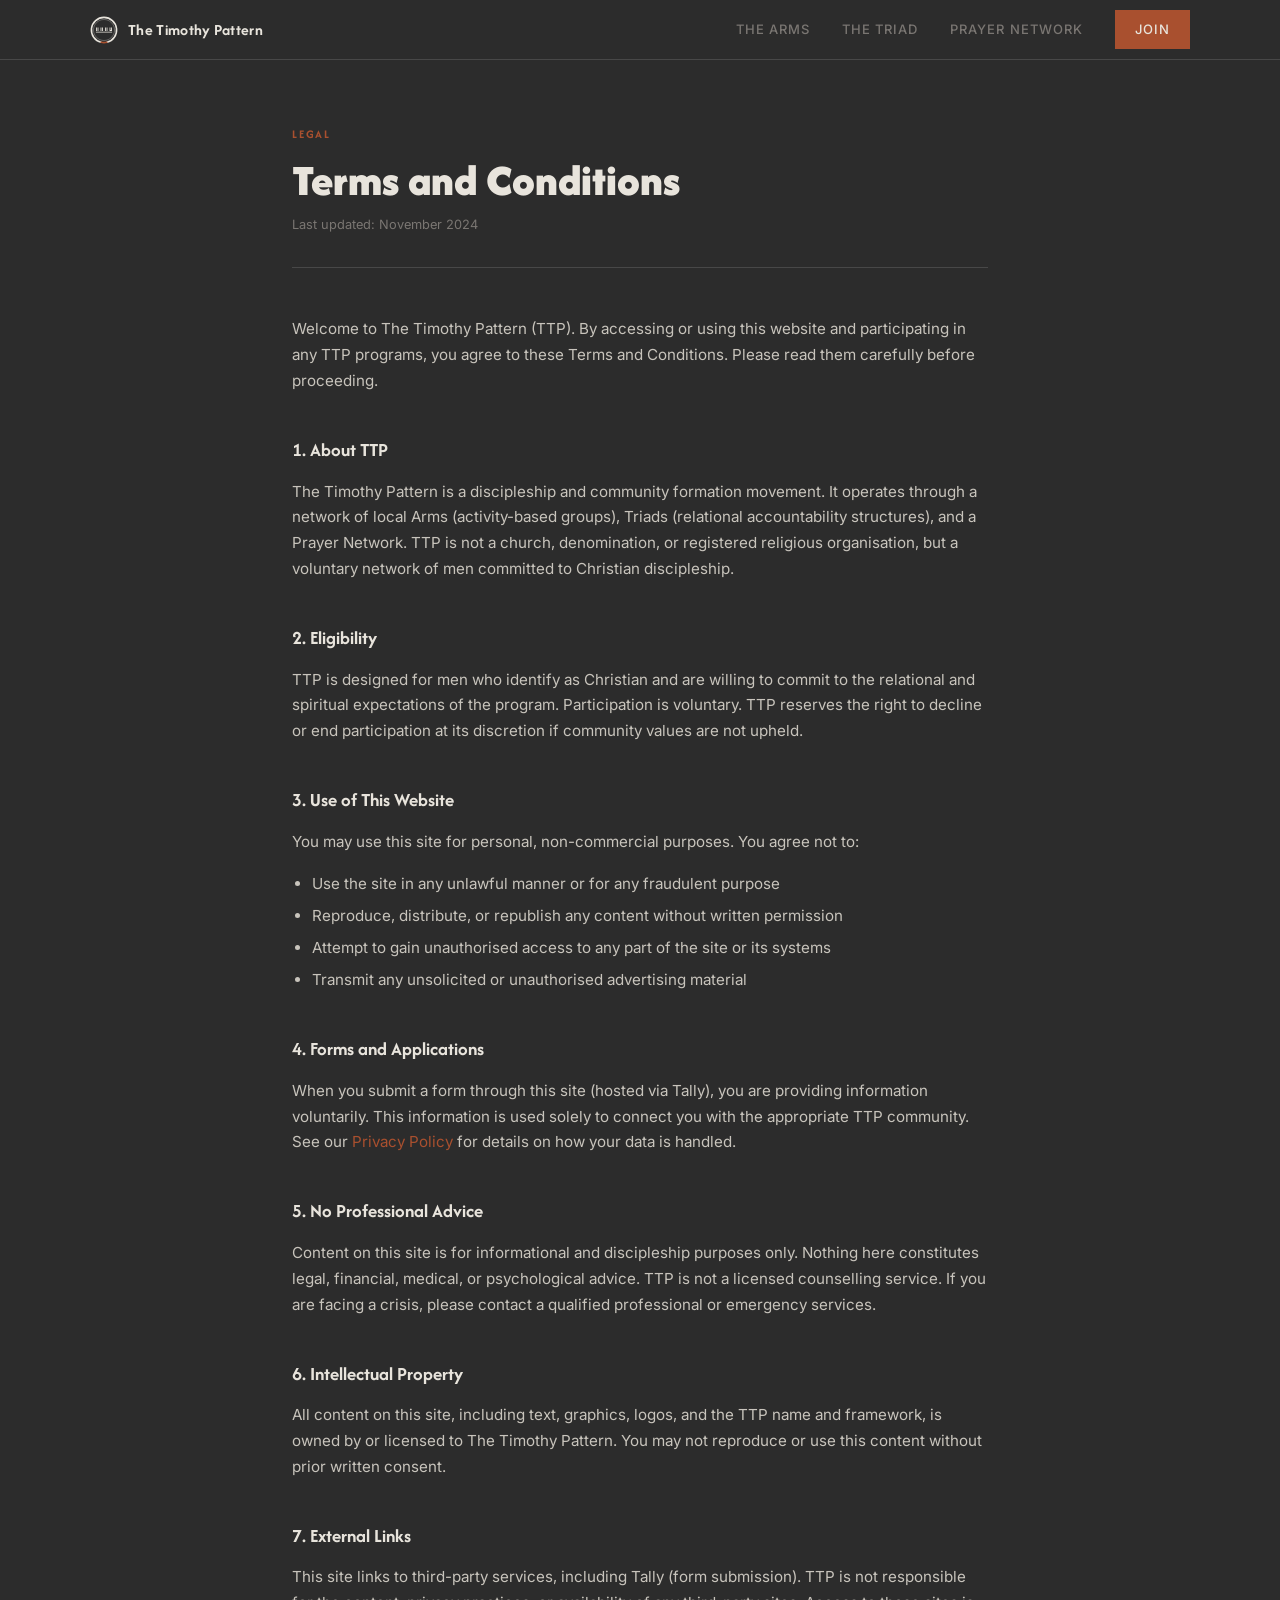
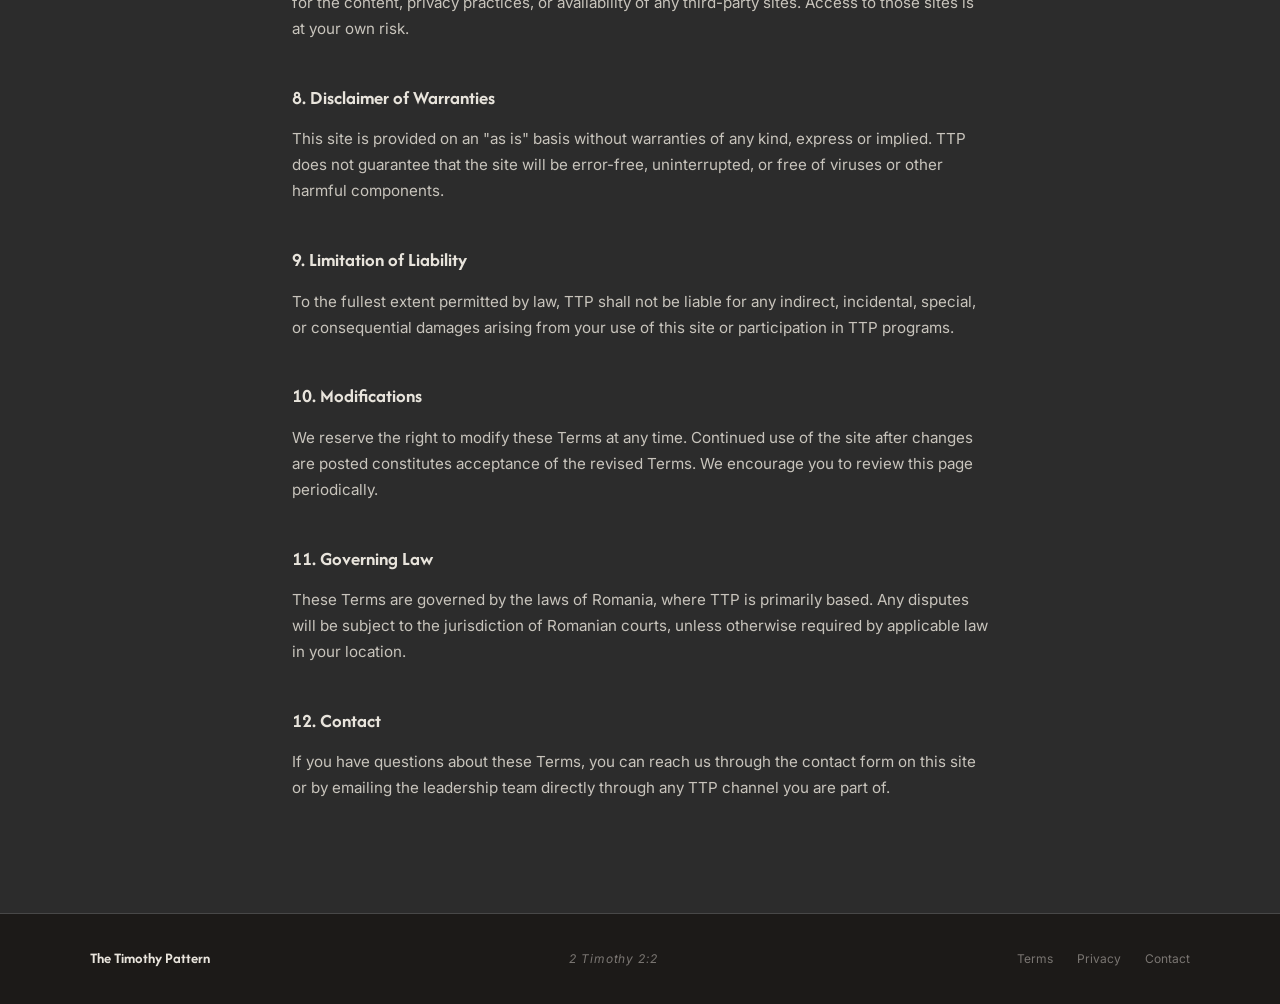
<file: terms/index.html>
<!DOCTYPE html>
<html lang="en">
<head>
  <meta charset="UTF-8">
    <link rel="icon" type="image/svg+xml" href="/favicon.svg">
  <link rel="icon" type="image/png" sizes="32x32" href="/favicon-32x32-dark.png" media="(prefers-color-scheme: dark)">
  <link rel="icon" type="image/png" sizes="32x32" href="/favicon-32x32-light.png" media="(prefers-color-scheme: light)">
  <meta name="viewport" content="width=device-width, initial-scale=1.0">
  <title>Terms and Conditions — The Timothy Pattern</title>
  <link rel="stylesheet" href="/css/components.css">
<link rel="preconnect" href="https://fonts.googleapis.com">
  <link rel="preconnect" href="https://fonts.gstatic.com" crossorigin>
  <link rel="stylesheet" href="https://fonts.googleapis.com/css2?family=Afacad+Flux:wght@400;700;900&family=Inter:wght@300;400;500;600&display=swap">
  <style>
    :root {
      --bg: #2C2C2C;
      --card: #363636;
      --elev: #424242;
      --deep: #1C1A18;
      --bone: #E8E4DC;
      --brick: #A9502F;
      --brick-h: #C4663D;
      --body-c: #C8C4BC;
      --muted: #7A7672;
      --border: #484848;
      --fd: 'Afacad Flux', sans-serif;
      --fb: 'Inter', -apple-system, sans-serif;
      --fg: var(--bone);
      --fg-muted: var(--muted);
      --accent: var(--brick);
      --accent-h: var(--brick-h);
    }
    * { box-sizing: border-box; margin: 0; padding: 0; }
    body { background: var(--bg); color: var(--body-c); font-family: var(--fb); font-weight: 400; line-height: 1.7; }

    /* NAV */
    nav {
      position: sticky; top: 0; z-index: 100;
      background: var(--deep);
      border-bottom: 1px solid var(--border);
      padding: 0 2rem;
      display: flex; align-items: center; justify-content: space-between;
      height: 60px;
    }
    .nav-logo { display: flex; align-items: center; gap: 10px; text-decoration: none; }
    .nav-logo svg { width: 32px; height: 32px; }
    .nav-logo-text { font-family: var(--fd); font-weight: 900; font-size: 1.1rem; color: var(--bone); letter-spacing: 0.05em; }
    .nav-links { display: flex; align-items: center; gap: 1.5rem; list-style: none; }
    .nav-links a { color: var(--muted); text-decoration: none; font-size: 0.85rem; font-weight: 500; letter-spacing: 0.03em; transition: color 0.2s; }
    .nav-links a:hover { color: var(--bone); }
    .nav-cta {
      background: var(--brick); color: var(--bone) !important;
      padding: 0.4rem 1rem; font-weight: 600 !important; font-size: 0.8rem !important;
      text-transform: uppercase; letter-spacing: 0.08em !important;
    }
    .nav-cta:hover { background: var(--brick-h); }

    /* PAGE */
    .legal-wrap {
      max-width: 760px;
      margin: 0 auto;
      padding: 4rem 2rem 6rem;
    }
    .legal-eyebrow {
      font-family: var(--fd); font-weight: 700; font-size: 0.75rem;
      letter-spacing: 0.15em; text-transform: uppercase;
      color: var(--brick); margin-bottom: 0.75rem;
    }
    h1 {
      font-family: var(--fd); font-weight: 900; font-size: clamp(2rem, 5vw, 2.8rem);
      color: var(--bone); line-height: 1.1; margin-bottom: 0.5rem;
    }
    .last-updated {
      font-size: 0.8rem; color: var(--muted); margin-bottom: 3rem;
      padding-bottom: 2rem; border-bottom: 1px solid var(--border);
    }
    h2 {
      font-family: var(--fd); font-weight: 700; font-size: 1.2rem;
      color: var(--bone); margin-top: 2.5rem; margin-bottom: 0.75rem;
    }
    p { margin-bottom: 1rem; color: var(--body-c); font-size: 0.95rem; }
    ul { padding-left: 1.25rem; margin-bottom: 1rem; }
    ul li { color: var(--body-c); font-size: 0.95rem; margin-bottom: 0.4rem; }
    a { color: var(--brick); text-decoration: none; }
    a:hover { color: var(--brick-h); text-decoration: underline; }

    /* FOOTER */
    footer {
      background: var(--deep);
      border-top: 1px solid var(--border);
      padding: 2rem;
      text-align: center;
    }
    .footer-links { display: flex; justify-content: center; gap: 2rem; list-style: none; flex-wrap: wrap; }
    .footer-links a { color: var(--muted); text-decoration: none; font-size: 0.8rem; transition: color 0.2s; }
    .footer-links a:hover { color: var(--bone); }
    .footer-copy { margin-top: 1rem; color: var(--muted); font-size: 0.75rem; }
  

</style>
<script src="/js/nav.js"></script>
</head>
<body>

<div class="legal-wrap">
  <p class="legal-eyebrow">Legal</p>
  <h1>Terms and Conditions</h1>
  <p class="last-updated">Last updated: November 2024</p>

  <p>Welcome to The Timothy Pattern (TTP). By accessing or using this website and participating in any TTP programs, you agree to these Terms and Conditions. Please read them carefully before proceeding.</p>

  <h2>1. About TTP</h2>
  <p>The Timothy Pattern is a discipleship and community formation movement. It operates through a network of local Arms (activity-based groups), Triads (relational accountability structures), and a Prayer Network. TTP is not a church, denomination, or registered religious organisation, but a voluntary network of men committed to Christian discipleship.</p>

  <h2>2. Eligibility</h2>
  <p>TTP is designed for men who identify as Christian and are willing to commit to the relational and spiritual expectations of the program. Participation is voluntary. TTP reserves the right to decline or end participation at its discretion if community values are not upheld.</p>

  <h2>3. Use of This Website</h2>
  <p>You may use this site for personal, non-commercial purposes. You agree not to:</p>
  <ul>
    <li>Use the site in any unlawful manner or for any fraudulent purpose</li>
    <li>Reproduce, distribute, or republish any content without written permission</li>
    <li>Attempt to gain unauthorised access to any part of the site or its systems</li>
    <li>Transmit any unsolicited or unauthorised advertising material</li>
  </ul>

  <h2>4. Forms and Applications</h2>
  <p>When you submit a form through this site (hosted via Tally), you are providing information voluntarily. This information is used solely to connect you with the appropriate TTP community. See our <a href="/privacy">Privacy Policy</a> for details on how your data is handled.</p>

  <h2>5. No Professional Advice</h2>
  <p>Content on this site is for informational and discipleship purposes only. Nothing here constitutes legal, financial, medical, or psychological advice. TTP is not a licensed counselling service. If you are facing a crisis, please contact a qualified professional or emergency services.</p>

  <h2>6. Intellectual Property</h2>
  <p>All content on this site, including text, graphics, logos, and the TTP name and framework, is owned by or licensed to The Timothy Pattern. You may not reproduce or use this content without prior written consent.</p>

  <h2>7. External Links</h2>
  <p>This site links to third-party services, including Tally (form submission). TTP is not responsible for the content, privacy practices, or availability of any third-party sites. Access to those sites is at your own risk.</p>

  <h2>8. Disclaimer of Warranties</h2>
  <p>This site is provided on an "as is" basis without warranties of any kind, express or implied. TTP does not guarantee that the site will be error-free, uninterrupted, or free of viruses or other harmful components.</p>

  <h2>9. Limitation of Liability</h2>
  <p>To the fullest extent permitted by law, TTP shall not be liable for any indirect, incidental, special, or consequential damages arising from your use of this site or participation in TTP programs.</p>

  <h2>10. Modifications</h2>
  <p>We reserve the right to modify these Terms at any time. Continued use of the site after changes are posted constitutes acceptance of the revised Terms. We encourage you to review this page periodically.</p>

  <h2>11. Governing Law</h2>
  <p>These Terms are governed by the laws of Romania, where TTP is primarily based. Any disputes will be subject to the jurisdiction of Romanian courts, unless otherwise required by applicable law in your location.</p>

  <h2>12. Contact</h2>
  <p>If you have questions about these Terms, you can reach us through the contact form on this site or by emailing the leadership team directly through any TTP channel you are part of.</p>
</div>

<script src="/js/footer.js"></script>
</body>
</html>
</file>
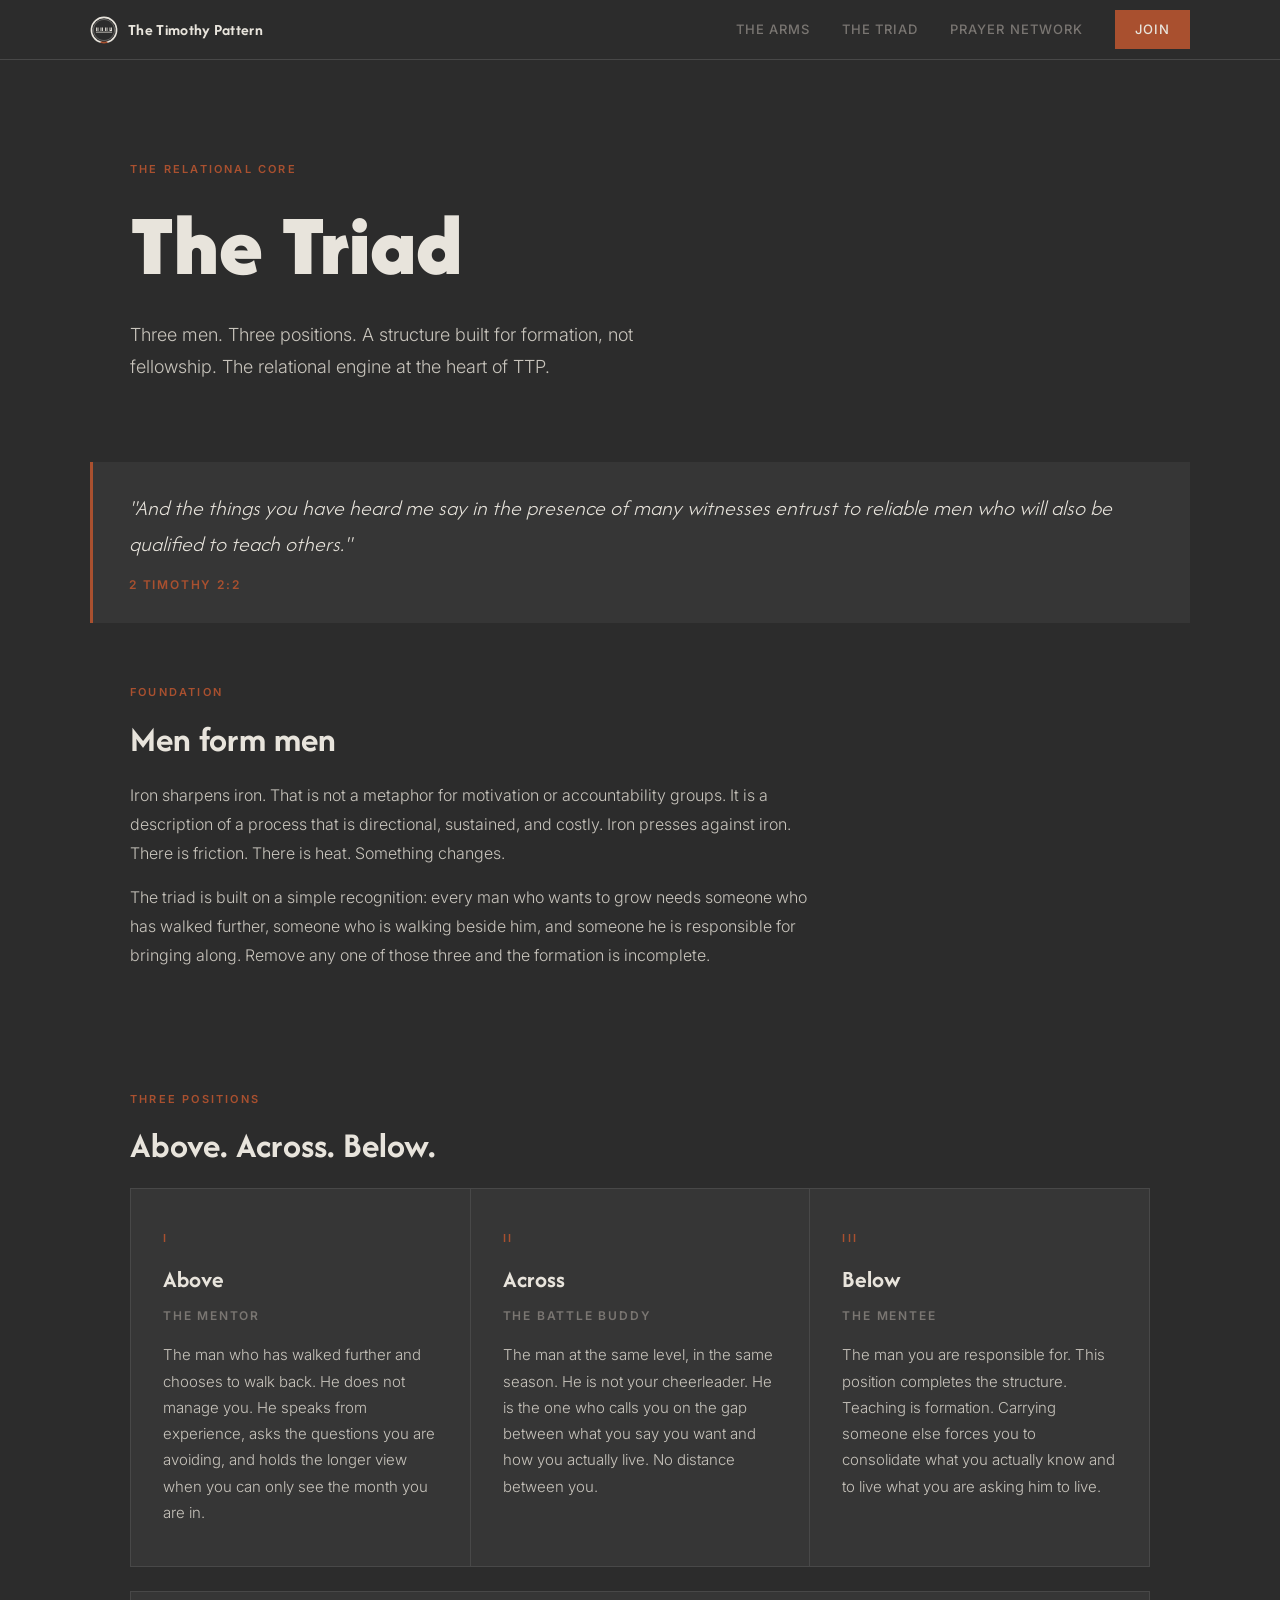
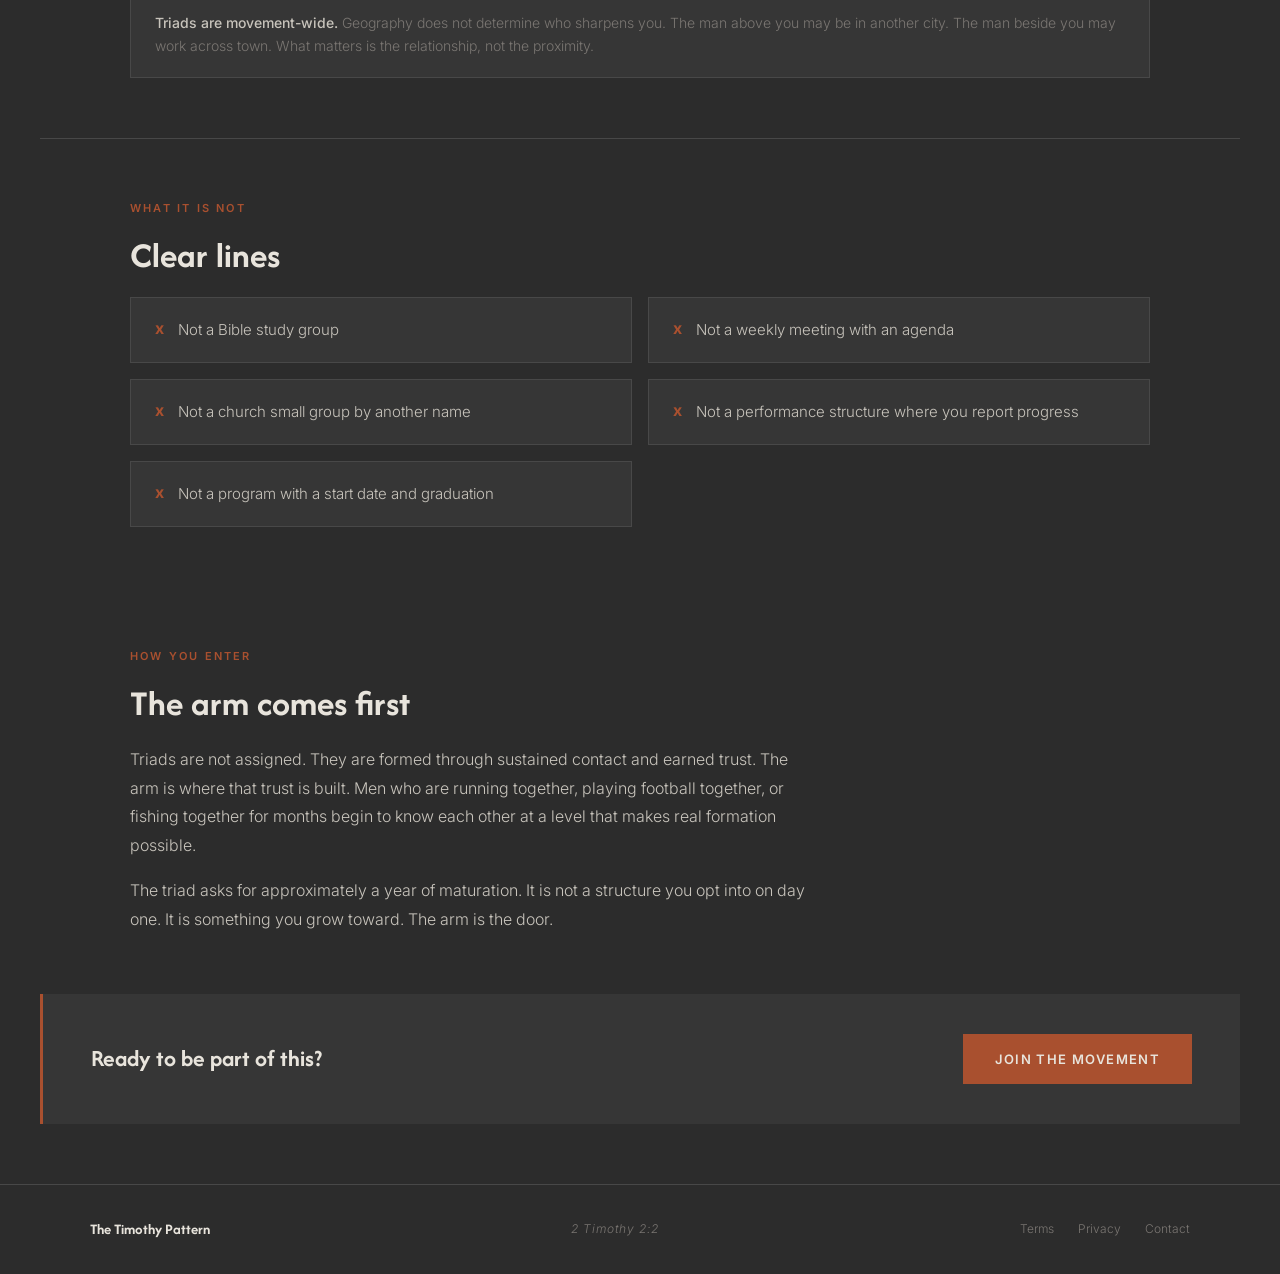
<file: triad/index.html>
<!DOCTYPE html>
<html lang="en">
<head>
<meta charset="UTF-8">
  <link rel="icon" type="image/svg+xml" href="/favicon.svg">
  <link rel="icon" type="image/png" sizes="32x32" href="/favicon-32x32-dark.png" media="(prefers-color-scheme: dark)">
  <link rel="icon" type="image/png" sizes="32x32" href="/favicon-32x32-light.png" media="(prefers-color-scheme: light)">
  <meta name="viewport" content="width=device-width, initial-scale=1.0">
<title>The Triad — The Timothy Pattern</title>
<link rel="stylesheet" href="/css/components.css">
<link rel="preconnect" href="https://fonts.googleapis.com">
<link href="https://fonts.googleapis.com/css2?family=Afacad+Flux:wght@400;700;900&family=Inter:wght@300;400;500;600&display=swap" rel="stylesheet">
<style>
*,*::before,*::after{box-sizing:border-box;margin:0;padding:0}
:root{
  --bg:#2C2C2C;--bg-2:#363636;--fg:#E8E4DC;--fg-2:#C8C4BC;--fg-muted:#7A7672;
  --accent:#A9502F;--accent-h:#C4663D;--border:#484848;
  --fd:'Afacad Flux',sans-serif;--fb:'Inter',-apple-system,sans-serif;
}
body{background:var(--bg);color:var(--fg);font-family:var(--fb);font-weight:300;line-height:1.7;-webkit-font-smoothing:antialiased}
a{color:inherit;text-decoration:none}


.hero{padding:100px 40px 80px;max-width:1100px;margin:0 auto}
.hero-label{font-size:0.6875rem;font-weight:600;letter-spacing:0.2em;text-transform:uppercase;color:var(--accent);margin-bottom:20px}
.hero h1{font-family:var(--fd);font-weight:900;font-size:clamp(3rem,7vw,5.5rem);line-height:1.05;margin-bottom:28px}
.hero-sub{font-size:1.125rem;font-weight:300;color:var(--fg-2);max-width:560px;line-height:1.75}

section{padding:60px 40px;max-width:1100px;margin:0 auto}
.section-label{font-size:0.6875rem;font-weight:600;letter-spacing:0.2em;text-transform:uppercase;color:var(--accent);margin-bottom:16px}
.section-title{font-family:var(--fd);font-weight:700;font-size:clamp(1.75rem,3vw,2.25rem);margin-bottom:20px;line-height:1.2}
.section-body{color:var(--fg-2);font-size:1rem;line-height:1.8;max-width:680px}
.section-body p{margin-bottom:1rem}
.section-body p:last-child{margin-bottom:0}

.verse-wrap{padding:0 40px;max-width:1180px;margin:0 auto}
.verse{background:var(--bg-2);border-left:3px solid var(--accent);padding:28px 36px}
.verse-text{font-family:var(--fd);font-style:italic;font-size:clamp(1.1rem,2vw,1.375rem);line-height:1.65;margin-bottom:12px}
.verse-ref{font-size:0.75rem;font-weight:600;letter-spacing:0.15em;text-transform:uppercase;color:var(--accent)}

.positions-grid{display:grid;grid-template-columns:repeat(3,1fr);gap:1px;background:var(--border);border:1px solid var(--border)}
.position-card{background:var(--bg-2);padding:40px 32px}
.pos-number{font-size:0.6875rem;font-weight:600;letter-spacing:0.2em;text-transform:uppercase;color:var(--accent);margin-bottom:12px}
.pos-title{font-family:var(--fd);font-weight:700;font-size:1.5rem;margin-bottom:6px}
.pos-name{font-size:0.75rem;font-weight:600;letter-spacing:0.15em;text-transform:uppercase;color:var(--fg-muted);margin-bottom:16px}
.pos-body{font-size:0.9375rem;color:var(--fg-2);line-height:1.75}
.positions-note{margin-top:24px;padding:20px 24px;border:1px solid var(--border);background:var(--bg-2);font-size:0.875rem;color:var(--fg-muted);line-height:1.6}
.positions-note strong{color:var(--fg-2);font-weight:500}

hr{border:none;border-top:1px solid var(--border);margin:0 40px}

.not-list{list-style:none;display:grid;grid-template-columns:1fr 1fr;gap:16px;margin-top:8px}
.not-item{display:flex;align-items:flex-start;gap:14px;padding:20px 24px;border:1px solid var(--border);background:var(--bg-2)}
.not-x{color:var(--accent);font-size:1rem;font-weight:700;line-height:1;padding-top:2px;flex-shrink:0}
.not-text{font-size:0.9375rem;color:var(--fg-2);line-height:1.6}

.cta-box{background:var(--bg-2);border-left:3px solid var(--accent);padding:40px 48px;display:flex;align-items:center;justify-content:space-between;gap:40px;flex-wrap:wrap;margin:0 40px 60px}
.cta-text{font-family:var(--fd);font-weight:700;font-size:1.5rem;line-height:1.3}
.btn-primary{background:var(--accent);color:var(--fg);padding:14px 32px;font-size:0.8125rem;font-weight:600;letter-spacing:0.1em;text-transform:uppercase;display:inline-block;white-space:nowrap;transition:background 0.2s}
.btn-primary:hover{background:var(--accent-h)}


@media(max-width:768px){
  nav{padding:0 20px}.nav-links{display:none}
  .hero,.verse-wrap,section,hr,.cta-box{padding-left:20px;padding-right:20px}
  .hero{padding-top:60px;padding-bottom:50px}
  .positions-grid{grid-template-columns:1fr}
  .not-list{grid-template-columns:1fr}
  .cta-box{flex-direction:column;align-items:flex-start;margin:0 20px 40px}
  footer{padding:24px 20px}
}


</style>
<script src="/js/nav.js"></script>
</head>
<body>

<div class="hero">
  <div class="hero-label">The Relational Core</div>
  <h1>The Triad</h1>
  <p class="hero-sub">Three men. Three positions. A structure built for formation, not fellowship. The relational engine at the heart of TTP.</p>
</div>

<div class="verse-wrap">
  <div class="verse">
    <div class="verse-text">"And the things you have heard me say in the presence of many witnesses entrust to reliable men who will also be qualified to teach others."</div>
    <div class="verse-ref">2 Timothy 2:2</div>
  </div>
</div>

<section>
  <div class="section-label">Foundation</div>
  <div class="section-title">Men form men</div>
  <div class="section-body">
    <p>Iron sharpens iron. That is not a metaphor for motivation or accountability groups. It is a description of a process that is directional, sustained, and costly. Iron presses against iron. There is friction. There is heat. Something changes.</p>
    <p>The triad is built on a simple recognition: every man who wants to grow needs someone who has walked further, someone who is walking beside him, and someone he is responsible for bringing along. Remove any one of those three and the formation is incomplete.</p>
  </div>
</section>

<section>
  <div class="section-label">Three Positions</div>
  <div class="section-title">Above. Across. Below.</div>
  <div class="positions-grid">
    <div class="position-card">
      <div class="pos-number">I</div>
      <div class="pos-title">Above</div>
      <div class="pos-name">The Mentor</div>
      <div class="pos-body">The man who has walked further and chooses to walk back. He does not manage you. He speaks from experience, asks the questions you are avoiding, and holds the longer view when you can only see the month you are in.</div>
    </div>
    <div class="position-card">
      <div class="pos-number">II</div>
      <div class="pos-title">Across</div>
      <div class="pos-name">The Battle Buddy</div>
      <div class="pos-body">The man at the same level, in the same season. He is not your cheerleader. He is the one who calls you on the gap between what you say you want and how you actually live. No distance between you.</div>
    </div>
    <div class="position-card">
      <div class="pos-number">III</div>
      <div class="pos-title">Below</div>
      <div class="pos-name">The Mentee</div>
      <div class="pos-body">The man you are responsible for. This position completes the structure. Teaching is formation. Carrying someone else forces you to consolidate what you actually know and to live what you are asking him to live.</div>
    </div>
  </div>
  <div class="positions-note">
    <strong>Triads are movement-wide.</strong> Geography does not determine who sharpens you. The man above you may be in another city. The man beside you may work across town. What matters is the relationship, not the proximity.
  </div>
</section>

<hr>

<section>
  <div class="section-label">What It Is Not</div>
  <div class="section-title">Clear lines</div>
  <ul class="not-list">
    <li class="not-item"><span class="not-x">x</span><span class="not-text">Not a Bible study group</span></li>
    <li class="not-item"><span class="not-x">x</span><span class="not-text">Not a weekly meeting with an agenda</span></li>
    <li class="not-item"><span class="not-x">x</span><span class="not-text">Not a church small group by another name</span></li>
    <li class="not-item"><span class="not-x">x</span><span class="not-text">Not a performance structure where you report progress</span></li>
    <li class="not-item"><span class="not-x">x</span><span class="not-text">Not a program with a start date and graduation</span></li>
  </ul>
</section>

<section>
  <div class="section-label">How You Enter</div>
  <div class="section-title">The arm comes first</div>
  <div class="section-body">
    <p>Triads are not assigned. They are formed through sustained contact and earned trust. The arm is where that trust is built. Men who are running together, playing football together, or fishing together for months begin to know each other at a level that makes real formation possible.</p>
    <p>The triad asks for approximately a year of maturation. It is not a structure you opt into on day one. It is something you grow toward. The arm is the door.</p>
  </div>
</section>

<div class="cta-box">
  <div class="cta-text">Ready to be part of this?</div>
  <a href="https://tally.so/r/laBE15" target="_blank" rel="noopener noreferrer" class="btn-primary">Join the Movement</a>
</div>

<script src="/js/footer.js"></script>
</body>
</html>
</file>
<file: css/components.css>
/* Shared nav + footer component styles
   Uses canonical vars: --fg, --fg-muted, --accent, --accent-h, --bg, --border, --fd, --fb
   Pages with different var names must alias them before loading this file. */

/* ── NAV ── */
.ttp-nav {
  position: sticky;
  top: 0;
  z-index: 100;
  height: 60px;
  background: var(--bg);
  border-bottom: 1px solid var(--border);
  display: flex;
  align-items: center;
  padding: 0 40px;
}
.ttp-nav__inner {
  max-width: 1100px;
  margin: 0 auto;
  width: 100%;
  display: flex;
  align-items: center;
  justify-content: space-between;
}
.ttp-nav__logo, .ttp-nav__logo:hover {
  display: flex;
  align-items: center;
  gap: 10px;
  text-decoration: none;
}
.ttp-nav__brand {
  font-family: var(--fd);
  font-weight: 700;
  font-size: 1rem;
  letter-spacing: 0.02em;
  color: var(--fg);
}
.ttp-nav__links {
  display: flex;
  align-items: center;
  gap: 32px;
}
.ttp-nav__links a {
  font-size: 0.8125rem;
  font-weight: 500;
  letter-spacing: 0.08em;
  text-transform: uppercase;
  color: var(--fg-muted);
  text-decoration: none;
  transition: color 0.2s;
}
.ttp-nav__links a:hover,
.ttp-nav__links a.active {
  color: var(--fg);
}
.ttp-nav__cta {
  background: var(--accent);
  color: var(--fg) !important;
  padding: 8px 20px;
  font-size: 0.75rem;
  font-weight: 600;
  letter-spacing: 0.1em;
  text-transform: uppercase;
  transition: background 0.2s;
}
.ttp-nav__cta:hover {
  background: var(--accent-h) !important;
}

/* ── FOOTER ── */
.ttp-footer {
  border-top: 1px solid var(--border);
  padding: 32px 40px;
}
.ttp-footer__inner {
  max-width: 1100px;
  margin: 0 auto;
  display: flex;
  align-items: center;
  justify-content: space-between;
  flex-wrap: wrap;
  gap: 16px;
}
.ttp-footer__brand {
  font-family: var(--fd);
  font-weight: 700;
  font-size: 0.9375rem;
  color: var(--fg);
}
.ttp-footer__verse {
  font-size: 0.75rem;
  letter-spacing: 0.08em;
  color: var(--fg-muted);
  font-style: italic;
}
.ttp-footer__links {
  display: flex;
  gap: 1.5rem;
}
.ttp-footer__links a {
  color: var(--fg-muted);
  text-decoration: none;
  font-size: 0.75rem;
  transition: color 0.2s;
}
.ttp-footer__links a:hover {
  color: var(--fg);
}

/* ── RESPONSIVE ── */
@media (max-width: 768px) {
  .ttp-nav { padding: 0 20px; }
  .ttp-nav__links { display: none; }
  .ttp-footer { padding: 24px 20px; }
  .ttp-footer__inner { flex-direction: column; align-items: flex-start; gap: 12px; }
}
</file>
